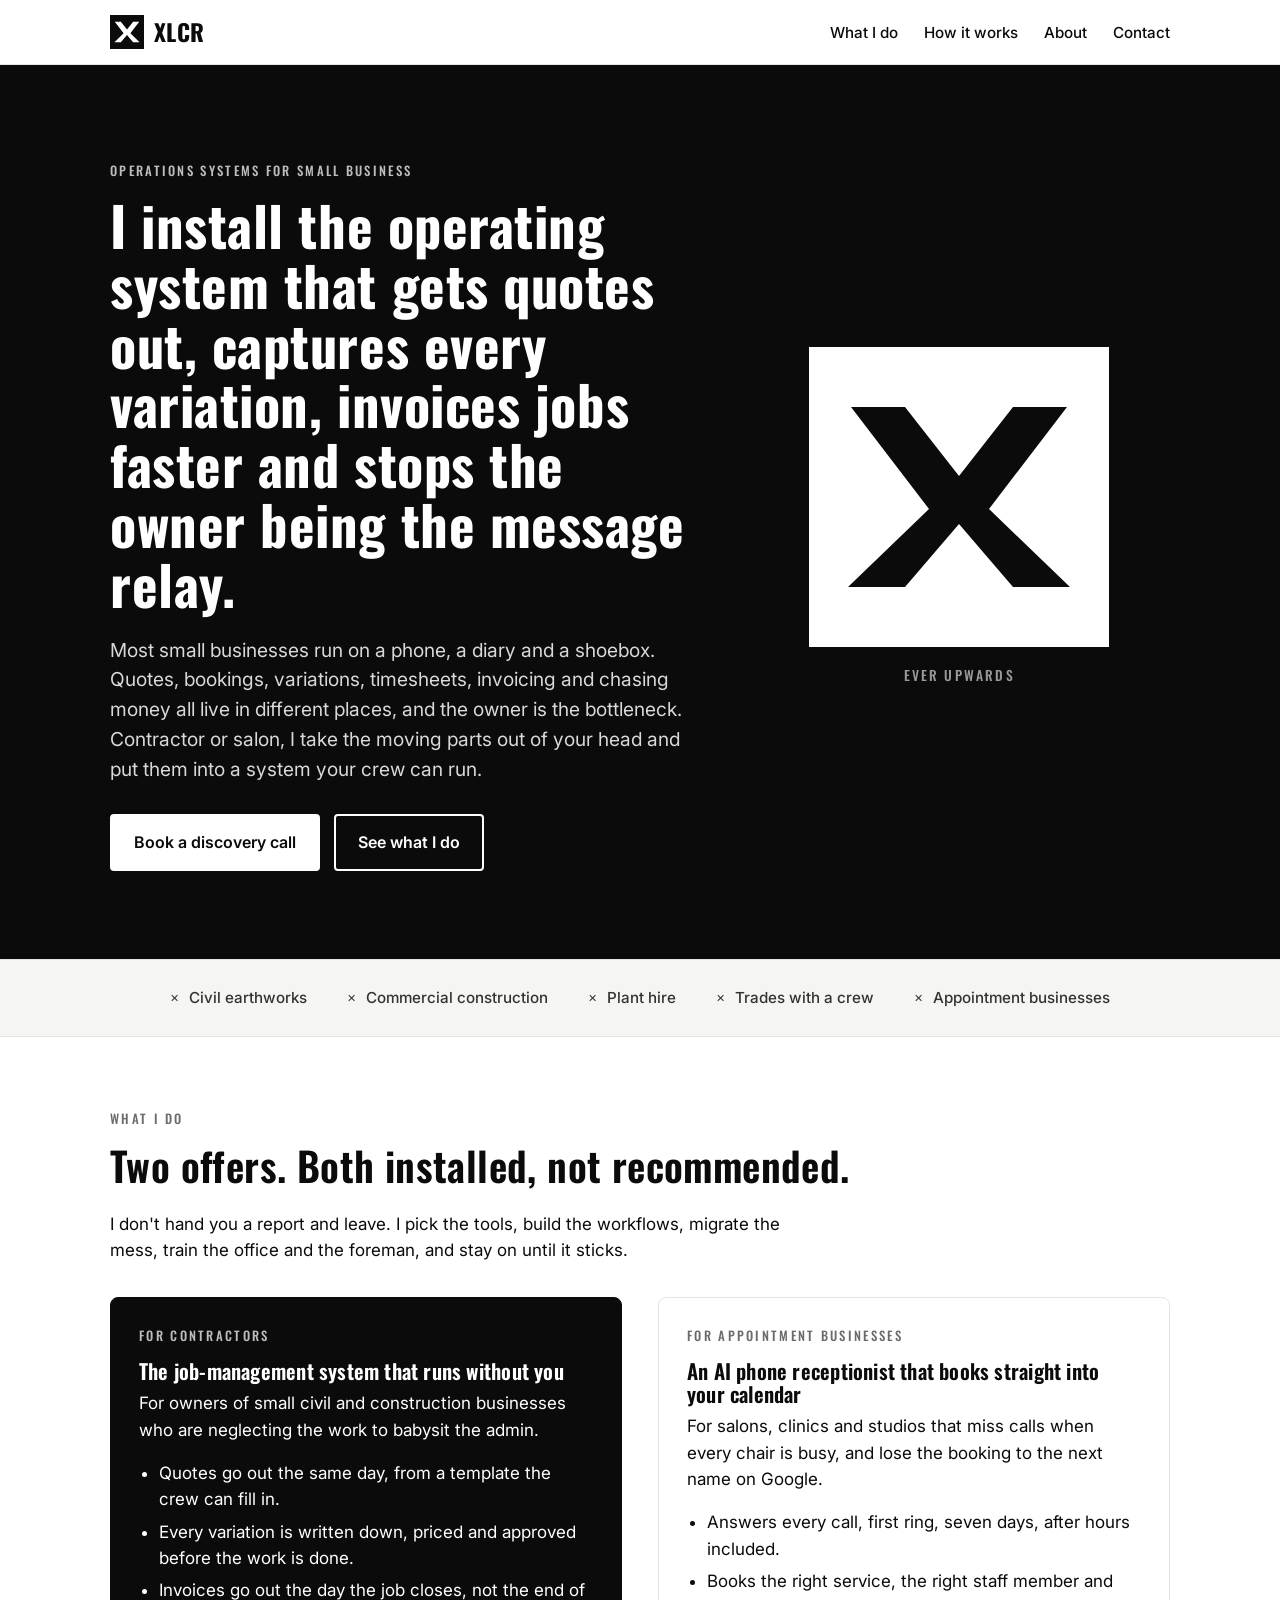
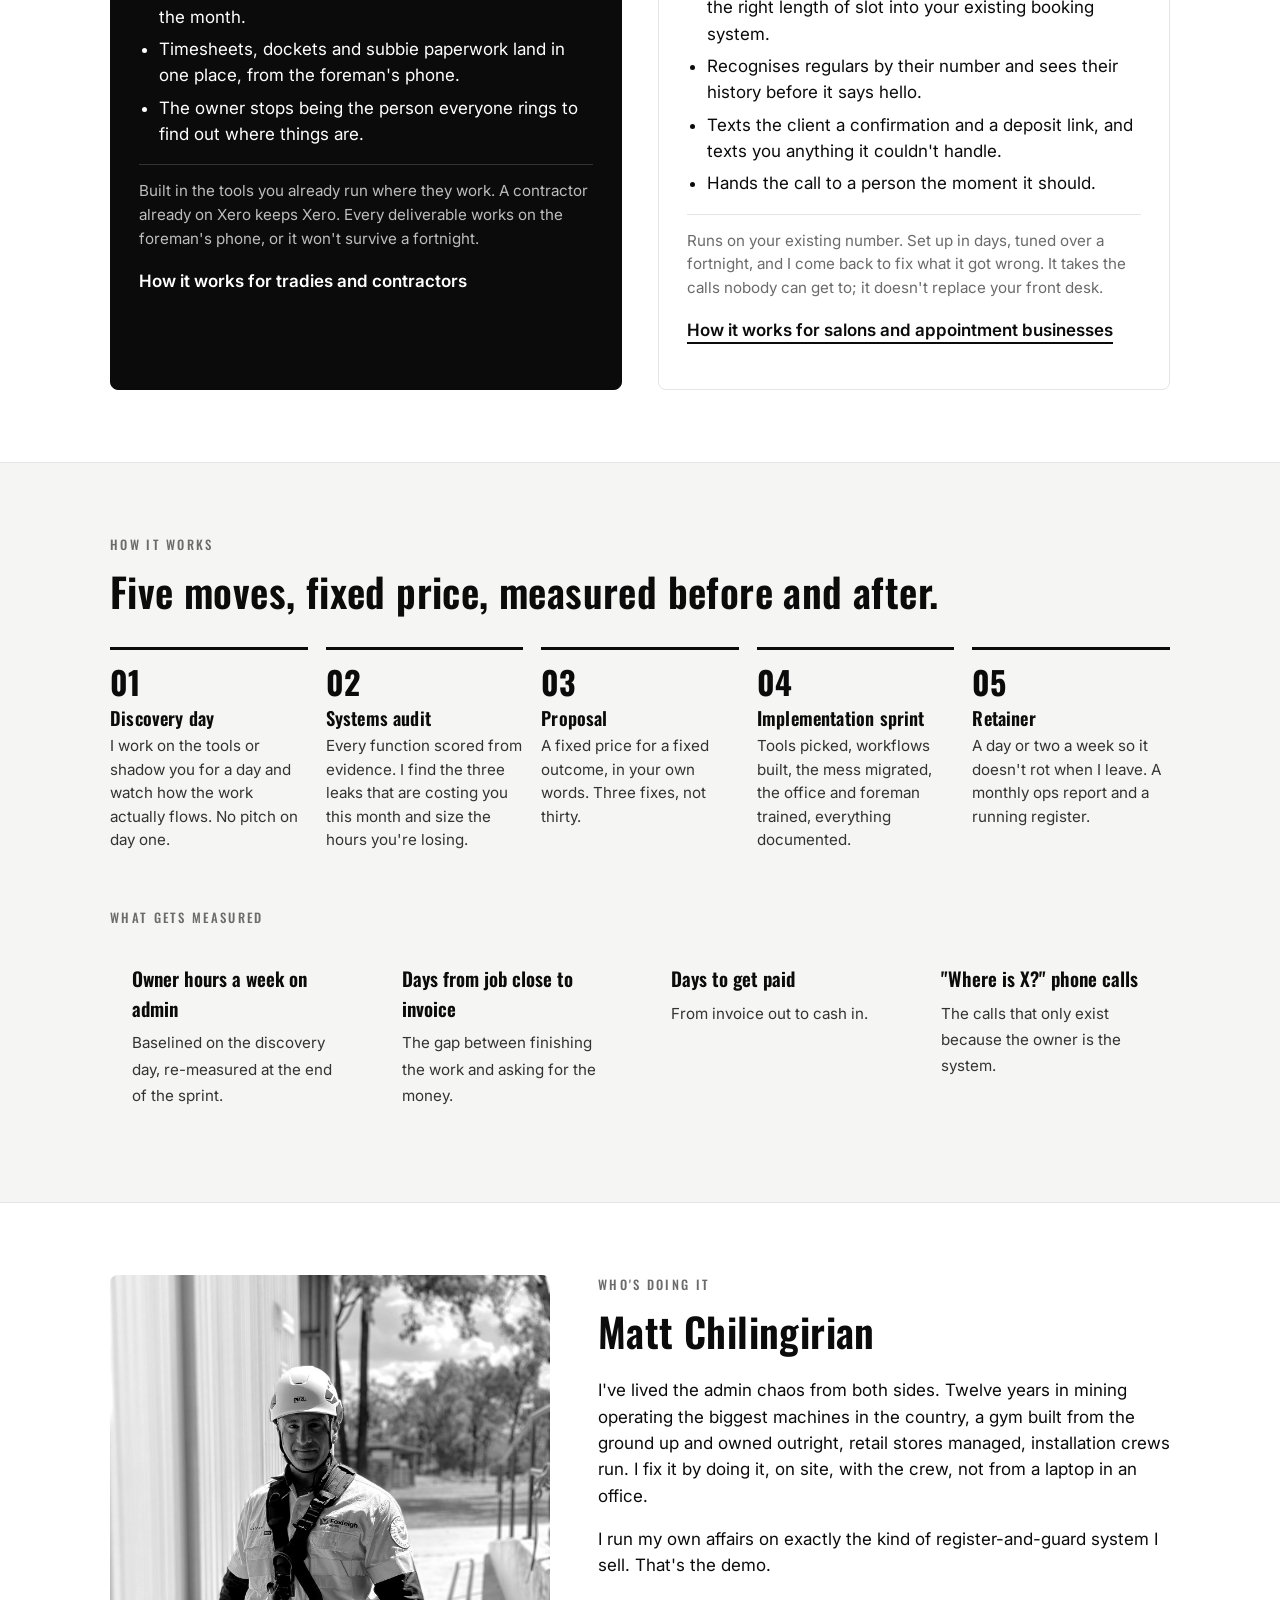
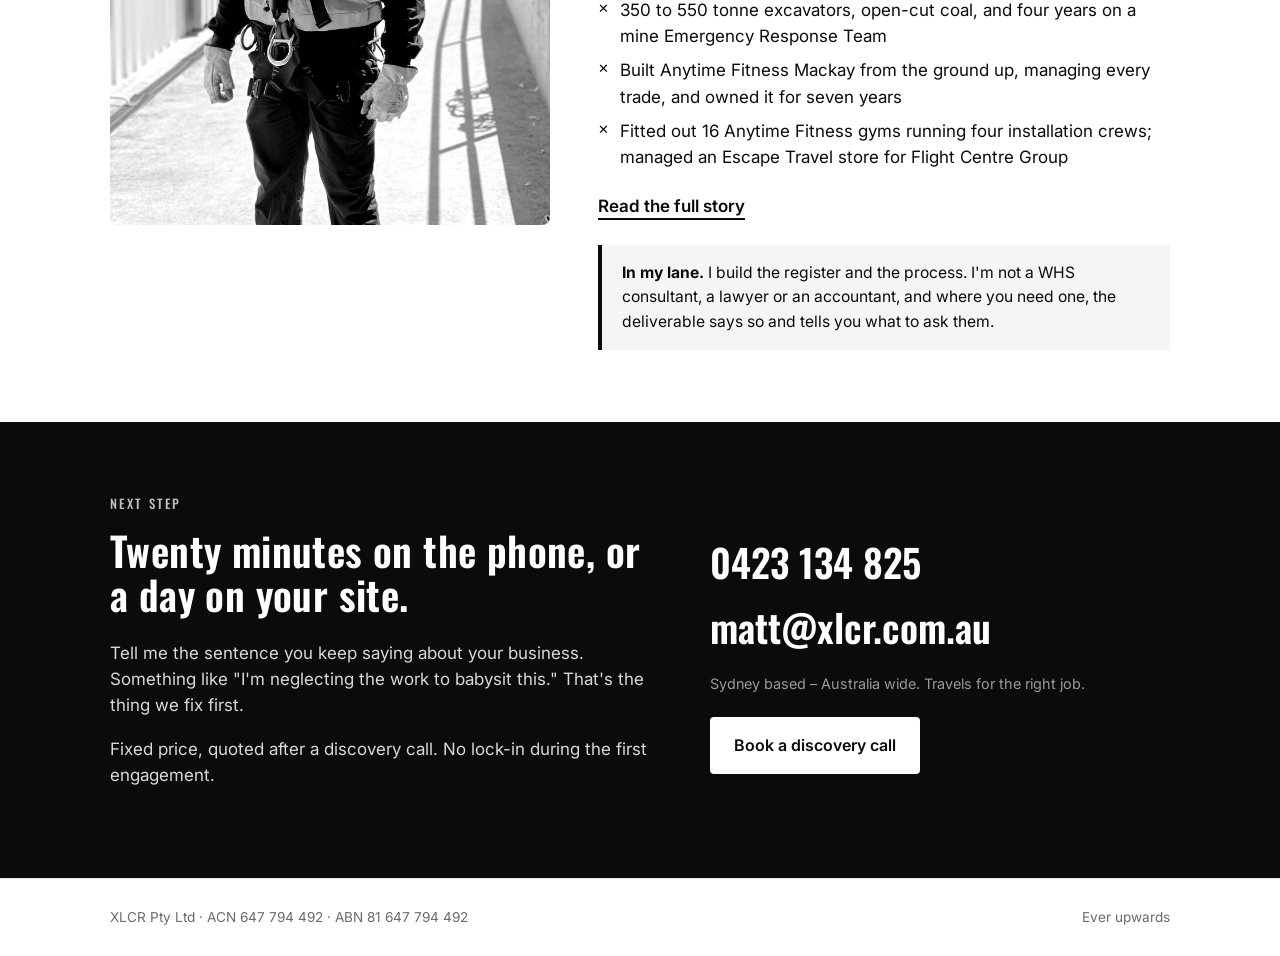
<file: index.html>
<!doctype html>
<html lang="en-AU">
<head>
<meta charset="utf-8">
<meta name="viewport" content="width=device-width, initial-scale=1">
<meta name="format-detection" content="telephone=no">
<title>XLCR — Operations systems for small business</title>
<meta name="description" content="XLCR installs the operating system that gets quotes out, books every call, captures every variation, invoices faster and stops the owner being the message relay. For contractors, salons and any small business where the owner is the bottleneck. Built on site, with the crew, by Matt Chilingirian.">
<meta property="og:title" content="XLCR — Ever upwards">
<meta property="og:description" content="Operations systems for small civil and construction contractors, and an AI phone receptionist for appointment businesses. Installed on site by Matt Chilingirian.">
<meta property="og:type" content="website">
<meta property="og:url" content="https://xlcr.com.au/">
<meta property="og:site_name" content="XLCR">
<meta property="og:locale" content="en_AU">
<meta property="og:image" content="https://xlcr.com.au/assets/xlcr-og-1200x630.jpg">
<meta property="og:image:width" content="1200">
<meta property="og:image:height" content="630">
<meta property="og:image:alt" content="XLCR — Ever upwards">
<meta name="twitter:card" content="summary_large_image">
<link rel="canonical" href="https://xlcr.com.au/">
<link rel="icon" href="assets/favicon.svg" type="image/svg+xml">
<script type="application/ld+json">
{
  "@context": "https://schema.org",
  "@graph": [
    {
      "@type": "ProfessionalService",
      "@id": "https://xlcr.com.au/#business",
      "name": "XLCR",
      "legalName": "XLCR Pty Ltd",
      "slogan": "Ever upwards",
      "description": "Operations systems for small business: an AI phone receptionist that books calls straight into your calendar, and job-management systems for contractors that get quotes out, capture variations and invoice faster. Installed on site, Australia-wide.",
      "url": "https://xlcr.com.au/",
      "logo": "https://xlcr.com.au/assets/xlcr-mark.png",
      "image": "https://xlcr.com.au/assets/xlcr-og-1200x630.jpg",
      "telephone": "+61423134825",
      "email": "matt@xlcr.com.au",
      "areaServed": {"@type": "Country", "name": "Australia"},
      "identifier": [
        {"@type": "PropertyValue", "propertyID": "ABN", "value": "81 647 794 492"},
        {"@type": "PropertyValue", "propertyID": "ACN", "value": "647 794 492"}
      ],
      "founder": {"@id": "https://xlcr.com.au/about.html#matt"},
      "sameAs": ["https://www.youtube.com/@XLCR-Ever-Upwards", "https://www.instagram.com/xlcraus/"],
      "hasOfferCatalog": {
        "@type": "OfferCatalog",
        "name": "XLCR services",
        "itemListElement": [
          {"@type": "Offer", "itemOffered": {"@type": "Service", "name": "AI phone receptionist", "serviceType": "AI receptionist for small business", "description": "Answers every call, books straight into your calendar, texts confirmations and hands off to a person when it should."}},
          {"@type": "Offer", "itemOffered": {"@type": "Service", "name": "Job-management system for contractors", "serviceType": "Small business operations systems", "description": "Gets quotes out, captures every variation, invoices jobs faster and stops the owner being the message relay."}}
        ]
      }
    },
    {
      "@type": "WebSite",
      "@id": "https://xlcr.com.au/#website",
      "url": "https://xlcr.com.au/",
      "name": "XLCR",
      "publisher": {"@id": "https://xlcr.com.au/#business"},
      "inLanguage": "en-AU"
    }
  ]
}
</script>
<link rel="preconnect" href="https://fonts.googleapis.com">
<link rel="preconnect" href="https://fonts.gstatic.com" crossorigin>
<link href="https://fonts.googleapis.com/css2?family=Oswald:wght@500;600;700&family=Inter:wght@400;500;600&display=swap" rel="stylesheet">
<link rel="stylesheet" href="assets/site.css">
</head>
<body>

<header>
  <div class="wrap nav">
    <a class="brand" href="#top" aria-label="XLCR home">
      <svg class="mark" viewBox="0 0 100 100" aria-hidden="true"><rect width="100" height="100" fill="#0b0b0b"/><path d="M14 20h18l18 23 18-23h18L60 54l27 26H68L50 59 32 80H13l27-26z" fill="#fff"/></svg>
      <span class="wordmark">XLCR</span>
    </a>
    <nav>
      <button class="menu-btn" aria-expanded="false" aria-controls="menu" onclick="var m=document.getElementById('menu');var o=m.classList.toggle('open');this.setAttribute('aria-expanded',o)">Menu</button>
      <ul id="menu">
        <li><a href="#services">What I do</a></li>
        <li><a href="#how">How it works</a></li>
        <li><a href="about.html">About</a></li>
        <li><a href="#contact">Contact</a></li>
      </ul>
    </nav>
  </div>
</header>

<main id="top">

<section class="hero dark">
  <div class="wrap">
    <div>
      <div class="kicker">Operations systems for small business</div>
      <h1>I install the operating system that gets quotes out, captures every variation, invoices jobs faster and stops the owner being the message relay.</h1>
      <p class="lead">Most small businesses run on a phone, a diary and a shoebox. Quotes, bookings, variations, timesheets, invoicing and chasing money all live in different places, and the owner is the bottleneck. Contractor or salon, I take the moving parts out of your head and put them into a system your crew can run.</p>
      <div class="actions">
        <a class="btn solid" href="#contact">Book a discovery call</a>
        <a class="btn ghost" href="#services">See what I do</a>
      </div>
    </div>
    <div>
      <svg class="bigmark" viewBox="0 0 100 100" aria-hidden="true"><rect width="100" height="100" fill="#fff"/><path d="M14 20h18l18 23 18-23h18L60 54l27 26H68L50 59 32 80H13l27-26z" fill="#0b0b0b"/></svg>
      <div class="tagline">Ever upwards</div>
    </div>
  </div>
</section>

<div class="strip">
  <div class="wrap">
    <span>Civil earthworks</span>
    <span>Commercial construction</span>
    <span>Plant hire</span>
    <span>Trades with a crew</span>
    <span>Appointment businesses</span>
  </div>
</div>

<section id="services">
  <div class="wrap">
    <div class="kicker">What I do</div>
    <h2>Two offers. Both installed, not recommended.</h2>
    <p style="max-width:44rem">I don't hand you a report and leave. I pick the tools, build the workflows, migrate the mess, train the office and the foreman, and stay on until it sticks.</p>
    <div class="grid2" style="margin-top:34px">
      <div class="card dark">
        <div class="kicker">For contractors</div>
        <h3>The job-management system that runs without you</h3>
        <p>For owners of small civil and construction businesses who are neglecting the work to babysit the admin.</p>
        <ul>
          <li>Quotes go out the same day, from a template the crew can fill in.</li>
          <li>Every variation is written down, priced and approved before the work is done.</li>
          <li>Invoices go out the day the job closes, not the end of the month.</li>
          <li>Timesheets, dockets and subbie paperwork land in one place, from the foreman's phone.</li>
          <li>The owner stops being the person everyone rings to find out where things are.</li>
        </ul>
        <div class="out">Built in the tools you already run where they work. A contractor already on Xero keeps Xero. Every deliverable works on the foreman's phone, or it won't survive a fortnight.</div>
        <p style="margin-top:18px"><a class="more" href="for-tradies-and-contractors.html">How it works for tradies and contractors</a></p>
      </div>
      <div class="card">
        <div class="kicker">For appointment businesses</div>
        <h3>An AI phone receptionist that books straight into your calendar</h3>
        <p>For salons, clinics and studios that miss calls when every chair is busy, and lose the booking to the next name on Google.</p>
        <ul>
          <li>Answers every call, first ring, seven days, after hours included.</li>
          <li>Books the right service, the right staff member and the right length of slot into your existing booking system.</li>
          <li>Recognises regulars by their number and sees their history before it says hello.</li>
          <li>Texts the client a confirmation and a deposit link, and texts you anything it couldn't handle.</li>
          <li>Hands the call to a person the moment it should.</li>
        </ul>
        <div class="out">Runs on your existing number. Set up in days, tuned over a fortnight, and I come back to fix what it got wrong. It takes the calls nobody can get to; it doesn't replace your front desk.</div>
        <p style="margin-top:18px"><a class="more" href="ai-receptionist-for-salons.html">How it works for salons and appointment businesses</a></p>
      </div>
    </div>
  </div>
</section>

<section id="how" style="background:var(--panel);border-top:1px solid var(--line);border-bottom:1px solid var(--line)">
  <div class="wrap">
    <div class="kicker">How it works</div>
    <h2>Five moves, fixed price, measured before and after.</h2>
    <div class="steps" style="margin-top:34px">
      <div class="step">
        <h3>Discovery day</h3>
        <p>I work on the tools or shadow you for a day and watch how the work actually flows. No pitch on day one.</p>
      </div>
      <div class="step">
        <h3>Systems audit</h3>
        <p>Every function scored from evidence. I find the three leaks that are costing you this month and size the hours you're losing.</p>
      </div>
      <div class="step">
        <h3>Proposal</h3>
        <p>A fixed price for a fixed outcome, in your own words. Three fixes, not thirty.</p>
      </div>
      <div class="step">
        <h3>Implementation sprint</h3>
        <p>Tools picked, workflows built, the mess migrated, the office and foreman trained, everything documented.</p>
      </div>
      <div class="step">
        <h3>Retainer</h3>
        <p>A day or two a week so it doesn't rot when I leave. A monthly ops report and a running register.</p>
      </div>
    </div>

    <div class="kicker" style="margin-top:56px">What gets measured</div>
    <div class="measures">
      <div class="measure"><b>Owner hours a week on admin</b><span>Baselined on the discovery day, re-measured at the end of the sprint.</span></div>
      <div class="measure"><b>Days from job close to invoice</b><span>The gap between finishing the work and asking for the money.</span></div>
      <div class="measure"><b>Days to get paid</b><span>From invoice out to cash in.</span></div>
      <div class="measure"><b>"Where is X?" phone calls</b><span>The calls that only exist because the owner is the system.</span></div>
    </div>
  </div>
</section>

<section id="about" class="about">
  <div class="wrap">
    <div>
      <div class="photo">
        <img src="assets/matt-on-site.jpg" alt="Matt Chilingirian in rescue harness and hi-vis during mine emergency response training" width="768" height="960" loading="lazy">
      </div>
    </div>
    <div>
      <div class="kicker">Who's doing it</div>
      <h2>Matt Chilingirian</h2>
      <p>I've lived the admin chaos from both sides. Twelve years in mining operating the biggest machines in the country, a gym built from the ground up and owned outright, retail stores managed, installation crews run. I fix it by doing it, on site, with the crew, not from a laptop in an office.</p>
      <p>I run my own affairs on exactly the kind of register-and-guard system I sell. That's the demo.</p>
      <ul class="teaser-cred">
        <li>350 to 550 tonne excavators, open-cut coal, and four years on a mine Emergency Response Team</li>
        <li>Built Anytime Fitness Mackay from the ground up, managing every trade, and owned it for seven years</li>
        <li>Fitted out 16 Anytime Fitness gyms running four installation crews; managed an Escape Travel store for Flight Centre Group</li>
      </ul>
      <p><a class="more" href="about.html">Read the full story</a></p>
      <div class="lane"><b>In my lane.</b> I build the register and the process. I'm not a WHS consultant, a lawyer or an accountant, and where you need one, the deliverable says so and tells you what to ask them.</div>
    </div>
  </div>
</section>

<section id="contact" class="contact dark">
  <div class="wrap">
    <div>
      <div class="kicker">Next step</div>
      <h2>Twenty minutes on the phone, or a day on your site.</h2>
      <p>Tell me the sentence you keep saying about your business. Something like "I'm neglecting the work to babysit this." That's the thing we fix first.</p>
      <p>Fixed price, quoted after a discovery call. No lock-in during the first engagement.</p>
    </div>
    <div>
      <a class="big" href="tel:+61423134825">0423 134 825</a>
      <a class="big" href="mailto:matt@xlcr.com.au">matt@xlcr.com.au</a>
      <small>Sydney based – Australia wide. Travels for the right job.</small>
      <div style="margin-top:22px"><a class="btn solid" href="mailto:matt@xlcr.com.au?subject=Discovery%20call">Book a discovery call</a></div>
    </div>
  </div>
</section>

</main>

<footer>
  <div class="wrap">
    <span>XLCR Pty Ltd · ACN 647 794 492 · ABN 81 647 794 492</span>
    <span>Ever upwards</span>
  </div>
</footer>

<!-- Cloudflare Web Analytics (cookie-free; added 21 Oct 2026, Matt's account matt@xlcr.com.au) --><script type='module' src='https://static.cloudflareinsights.com/beacon.min.js' data-cf-beacon='{"token": "c279cf3e0b1a4515a20728b3603a31f1"}'></script><!-- End Cloudflare Web Analytics -->
</body>
</html>
</file>
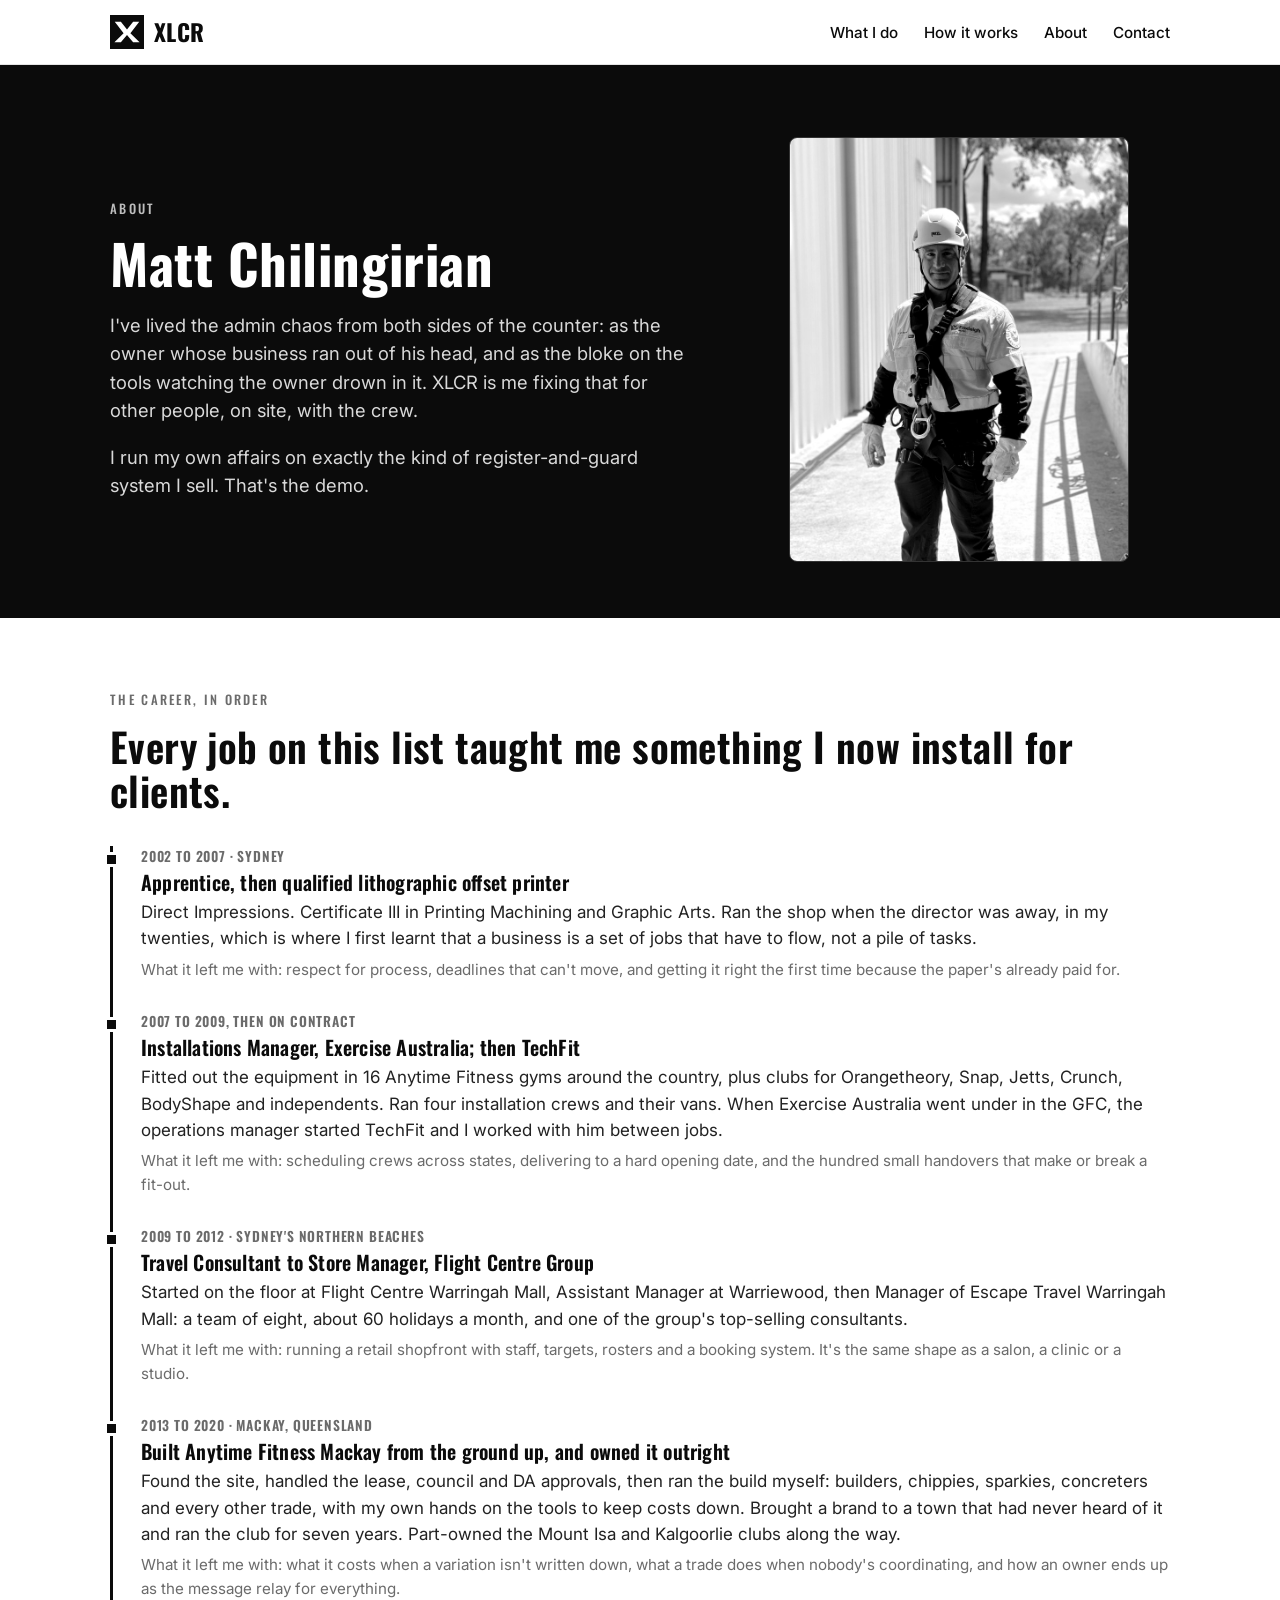
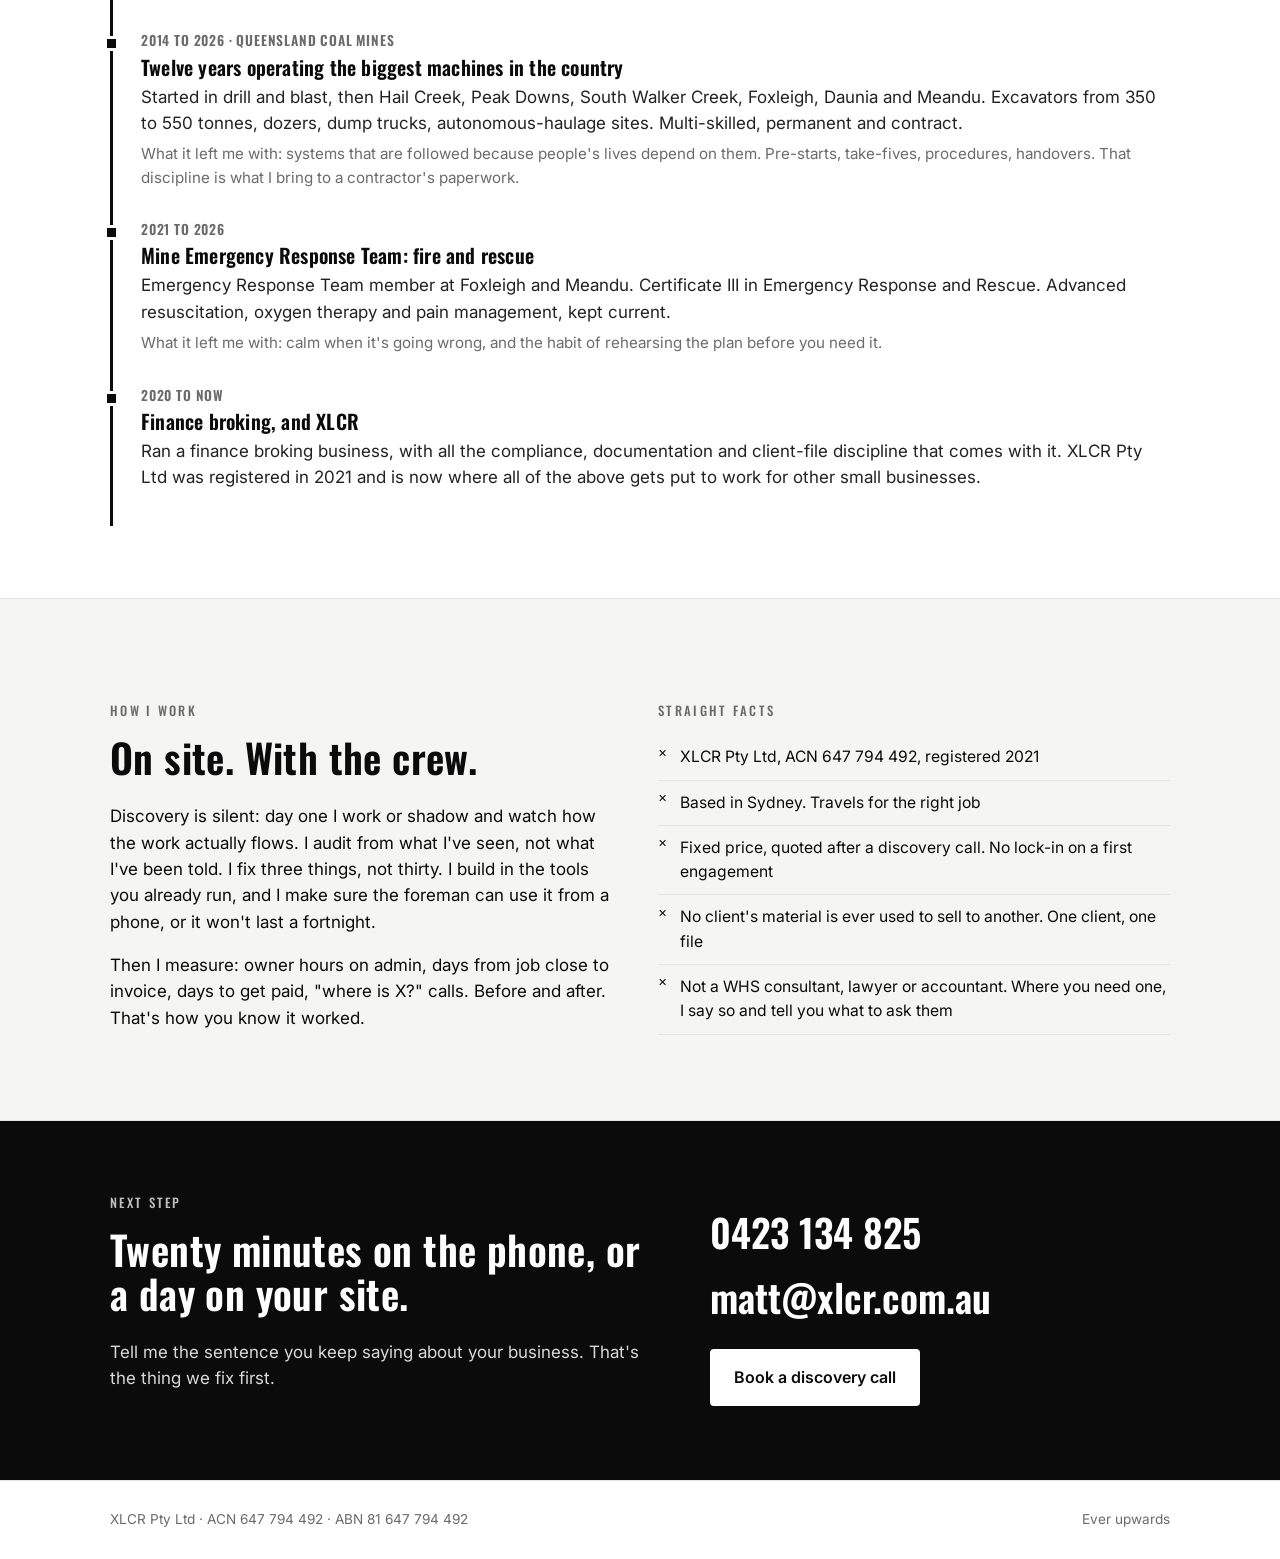
<file: about.html>
<!doctype html>
<html lang="en-AU">
<head>
<meta charset="utf-8">
<meta name="viewport" content="width=device-width, initial-scale=1">
<meta name="format-detection" content="telephone=no">
<title>About Matt Chilingirian — XLCR</title>
<meta name="description" content="Matt Chilingirian: twelve years in open-cut mining and mine emergency response, a gym built from the ground up, retail stores managed, four installation crews run, a trade served. The person behind XLCR.">
<meta property="og:title" content="About Matt Chilingirian — XLCR">
<meta property="og:description" content="The career behind XLCR, in order: trade, installations, retail management, a gym built from nothing, mining and emergency response.">
<meta property="og:type" content="profile">
<meta property="og:url" content="https://xlcr.com.au/about.html">
<meta property="og:site_name" content="XLCR">
<meta property="og:locale" content="en_AU">
<meta property="og:image" content="https://xlcr.com.au/assets/xlcr-og-1200x630.jpg">
<meta property="og:image:width" content="1200">
<meta property="og:image:height" content="630">
<meta property="og:image:alt" content="XLCR — Ever upwards">
<meta name="twitter:card" content="summary_large_image">
<link rel="canonical" href="https://xlcr.com.au/about.html">
<link rel="icon" href="assets/favicon.svg" type="image/svg+xml">
<script type="application/ld+json">
{
  "@context": "https://schema.org",
  "@type": "ProfilePage",
  "url": "https://xlcr.com.au/about.html",
  "mainEntity": {
    "@type": "Person",
    "@id": "https://xlcr.com.au/about.html#matt",
    "name": "Matt Chilingirian",
    "jobTitle": "Founder and operations consultant",
    "worksFor": {"@type": "Organization", "@id": "https://xlcr.com.au/#business", "name": "XLCR Pty Ltd", "url": "https://xlcr.com.au/"},
    "url": "https://xlcr.com.au/about.html",
    "image": "https://xlcr.com.au/assets/matt-on-site.jpg",
    "email": "matt@xlcr.com.au",
    "telephone": "+61423134825",
    "nationality": {"@type": "Country", "name": "Australia"}
  }
}
</script>
<link rel="preconnect" href="https://fonts.googleapis.com">
<link rel="preconnect" href="https://fonts.gstatic.com" crossorigin>
<link href="https://fonts.googleapis.com/css2?family=Oswald:wght@500;600;700&family=Inter:wght@400;500;600&display=swap" rel="stylesheet">
<link rel="stylesheet" href="assets/site.css">
</head>
<body>

<header>
  <div class="wrap nav">
    <a class="brand" href="index.html" aria-label="XLCR home">
      <svg class="mark" viewBox="0 0 100 100" aria-hidden="true"><rect width="100" height="100" fill="#0b0b0b"/><path d="M14 20h18l18 23 18-23h18L60 54l27 26H68L50 59 32 80H13l27-26z" fill="#fff"/></svg>
      <span class="wordmark">XLCR</span>
    </a>
    <nav>
      <button class="menu-btn" aria-expanded="false" aria-controls="menu" onclick="var m=document.getElementById('menu');var o=m.classList.toggle('open');this.setAttribute('aria-expanded',o)">Menu</button>
      <ul id="menu">
        <li><a href="index.html#services">What I do</a></li>
        <li><a href="index.html#how">How it works</a></li>
        <li><a href="about.html">About</a></li>
        <li><a href="index.html#contact">Contact</a></li>
      </ul>
    </nav>
  </div>
</header>

<main>

<section class="page-head dark">
  <div class="wrap">
    <div>
      <div class="kicker">About</div>
      <h1>Matt Chilingirian</h1>
      <p class="lead">I've lived the admin chaos from both sides of the counter: as the owner whose business ran out of his head, and as the bloke on the tools watching the owner drown in it. XLCR is me fixing that for other people, on site, with the crew.</p>
      <p class="lead">I run my own affairs on exactly the kind of register-and-guard system I sell. That's the demo.</p>
    </div>
    <div>
      <div class="photo">
        <img src="assets/matt-on-site.jpg" alt="Matt Chilingirian in rescue harness and hi-vis during mine emergency response training" width="768" height="960">
      </div>
    </div>
  </div>
</section>

<section>
  <div class="wrap">
    <div class="kicker">The career, in order</div>
    <h2>Every job on this list taught me something I now install for clients.</h2>

    <ol class="timeline">
      <li>
        <div class="when">2002 to 2007 · Sydney</div>
        <h3>Apprentice, then qualified lithographic offset printer</h3>
        <p>Direct Impressions. Certificate III in Printing Machining and Graphic Arts. Ran the shop when the director was away, in my twenties, which is where I first learnt that a business is a set of jobs that have to flow, not a pile of tasks.</p>
        <p class="so">What it left me with: respect for process, deadlines that can't move, and getting it right the first time because the paper's already paid for.</p>
      </li>
      <li>
        <div class="when">2007 to 2009, then on contract</div>
        <h3>Installations Manager, Exercise Australia; then TechFit</h3>
        <p>Fitted out the equipment in 16 Anytime Fitness gyms around the country, plus clubs for Orangetheory, Snap, Jetts, Crunch, BodyShape and independents. Ran four installation crews and their vans. When Exercise Australia went under in the GFC, the operations manager started TechFit and I worked with him between jobs.</p>
        <p class="so">What it left me with: scheduling crews across states, delivering to a hard opening date, and the hundred small handovers that make or break a fit-out.</p>
      </li>
      <li>
        <div class="when">2009 to 2012 · Sydney's Northern Beaches</div>
        <h3>Travel Consultant to Store Manager, Flight Centre Group</h3>
        <p>Started on the floor at Flight Centre Warringah Mall, Assistant Manager at Warriewood, then Manager of Escape Travel Warringah Mall: a team of eight, about 60 holidays a month, and one of the group's top-selling consultants.</p>
        <p class="so">What it left me with: running a retail shopfront with staff, targets, rosters and a booking system. It's the same shape as a salon, a clinic or a studio.</p>
      </li>
      <li>
        <div class="when">2013 to 2020 · Mackay, Queensland</div>
        <h3>Built Anytime Fitness Mackay from the ground up, and owned it outright</h3>
        <p>Found the site, handled the lease, council and DA approvals, then ran the build myself: builders, chippies, sparkies, concreters and every other trade, with my own hands on the tools to keep costs down. Brought a brand to a town that had never heard of it and ran the club for seven years. Part-owned the Mount Isa and Kalgoorlie clubs along the way.</p>
        <p class="so">What it left me with: what it costs when a variation isn't written down, what a trade does when nobody's coordinating, and how an owner ends up as the message relay for everything.</p>
      </li>
      <li>
        <div class="when">2014 to 2026 · Queensland coal mines</div>
        <h3>Twelve years operating the biggest machines in the country</h3>
        <p>Started in drill and blast, then Hail Creek, Peak Downs, South Walker Creek, Foxleigh, Daunia and Meandu. Excavators from 350 to 550 tonnes, dozers, dump trucks, autonomous-haulage sites. Multi-skilled, permanent and contract.</p>
        <p class="so">What it left me with: systems that are followed because people's lives depend on them. Pre-starts, take-fives, procedures, handovers. That discipline is what I bring to a contractor's paperwork.</p>
      </li>
      <li>
        <div class="when">2021 to 2026</div>
        <h3>Mine Emergency Response Team: fire and rescue</h3>
        <p>Emergency Response Team member at Foxleigh and Meandu. Certificate III in Emergency Response and Rescue. Advanced resuscitation, oxygen therapy and pain management, kept current.</p>
        <p class="so">What it left me with: calm when it's going wrong, and the habit of rehearsing the plan before you need it.</p>
      </li>
      <li>
        <div class="when">2020 to now</div>
        <h3>Finance broking, and XLCR</h3>
        <p>Ran a finance broking business, with all the compliance, documentation and client-file discipline that comes with it. XLCR Pty Ltd was registered in 2021 and is now where all of the above gets put to work for other small businesses.</p>
      </li>
    </ol>
  </div>
</section>

<section style="background:var(--panel);border-top:1px solid var(--line);border-bottom:1px solid var(--line)">
  <div class="wrap">
    <div class="two">
      <div>
        <div class="kicker">How I work</div>
        <h2>On site. With the crew.</h2>
        <p>Discovery is silent: day one I work or shadow and watch how the work actually flows. I audit from what I've seen, not what I've been told. I fix three things, not thirty. I build in the tools you already run, and I make sure the foreman can use it from a phone, or it won't last a fortnight.</p>
        <p>Then I measure: owner hours on admin, days from job close to invoice, days to get paid, "where is X?" calls. Before and after. That's how you know it worked.</p>
      </div>
      <div>
        <div class="kicker">Straight facts</div>
        <ul class="facts">
          <li>XLCR Pty Ltd, ACN 647 794 492, registered 2021</li>
          <li>Based in Sydney. Travels for the right job</li>
          <li>Fixed price, quoted after a discovery call. No lock-in on a first engagement</li>
          <li>No client's material is ever used to sell to another. One client, one file</li>
          <li>Not a WHS consultant, lawyer or accountant. Where you need one, I say so and tell you what to ask them</li>
        </ul>
      </div>
    </div>
  </div>
</section>

<section class="contact dark">
  <div class="wrap">
    <div>
      <div class="kicker">Next step</div>
      <h2>Twenty minutes on the phone, or a day on your site.</h2>
      <p>Tell me the sentence you keep saying about your business. That's the thing we fix first.</p>
    </div>
    <div>
      <a class="big" href="tel:+61423134825">0423 134 825</a>
      <a class="big" href="mailto:matt@xlcr.com.au">matt@xlcr.com.au</a>
      <div style="margin-top:22px"><a class="btn solid" href="mailto:matt@xlcr.com.au?subject=Discovery%20call">Book a discovery call</a></div>
    </div>
  </div>
</section>

</main>

<footer>
  <div class="wrap">
    <span>XLCR Pty Ltd · ACN 647 794 492 · ABN 81 647 794 492</span>
    <span>Ever upwards</span>
  </div>
</footer>

<!-- Cloudflare Web Analytics (cookie-free; added 21 Oct 2026, Matt's account matt@xlcr.com.au) --><script type='module' src='https://static.cloudflareinsights.com/beacon.min.js' data-cf-beacon='{"token": "c279cf3e0b1a4515a20728b3603a31f1"}'></script><!-- End Cloudflare Web Analytics -->
</body>
</html>
</file>
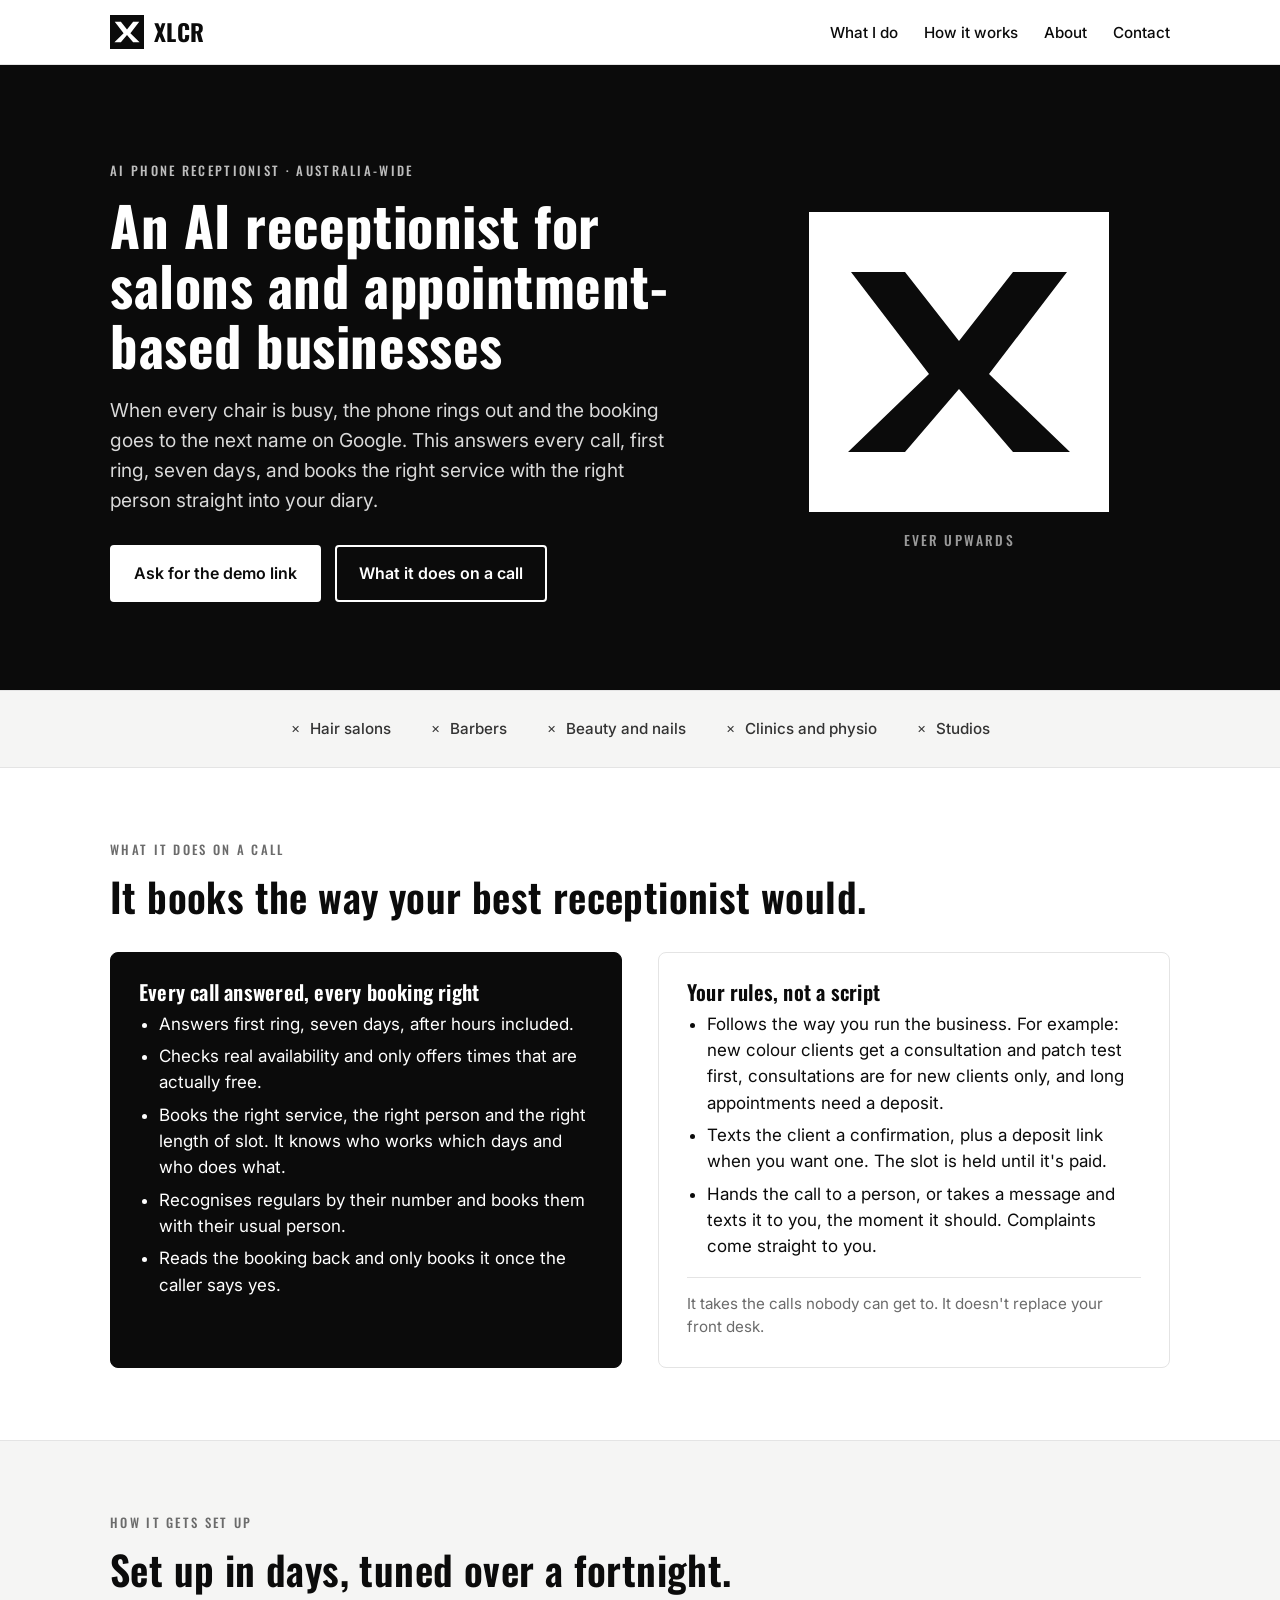
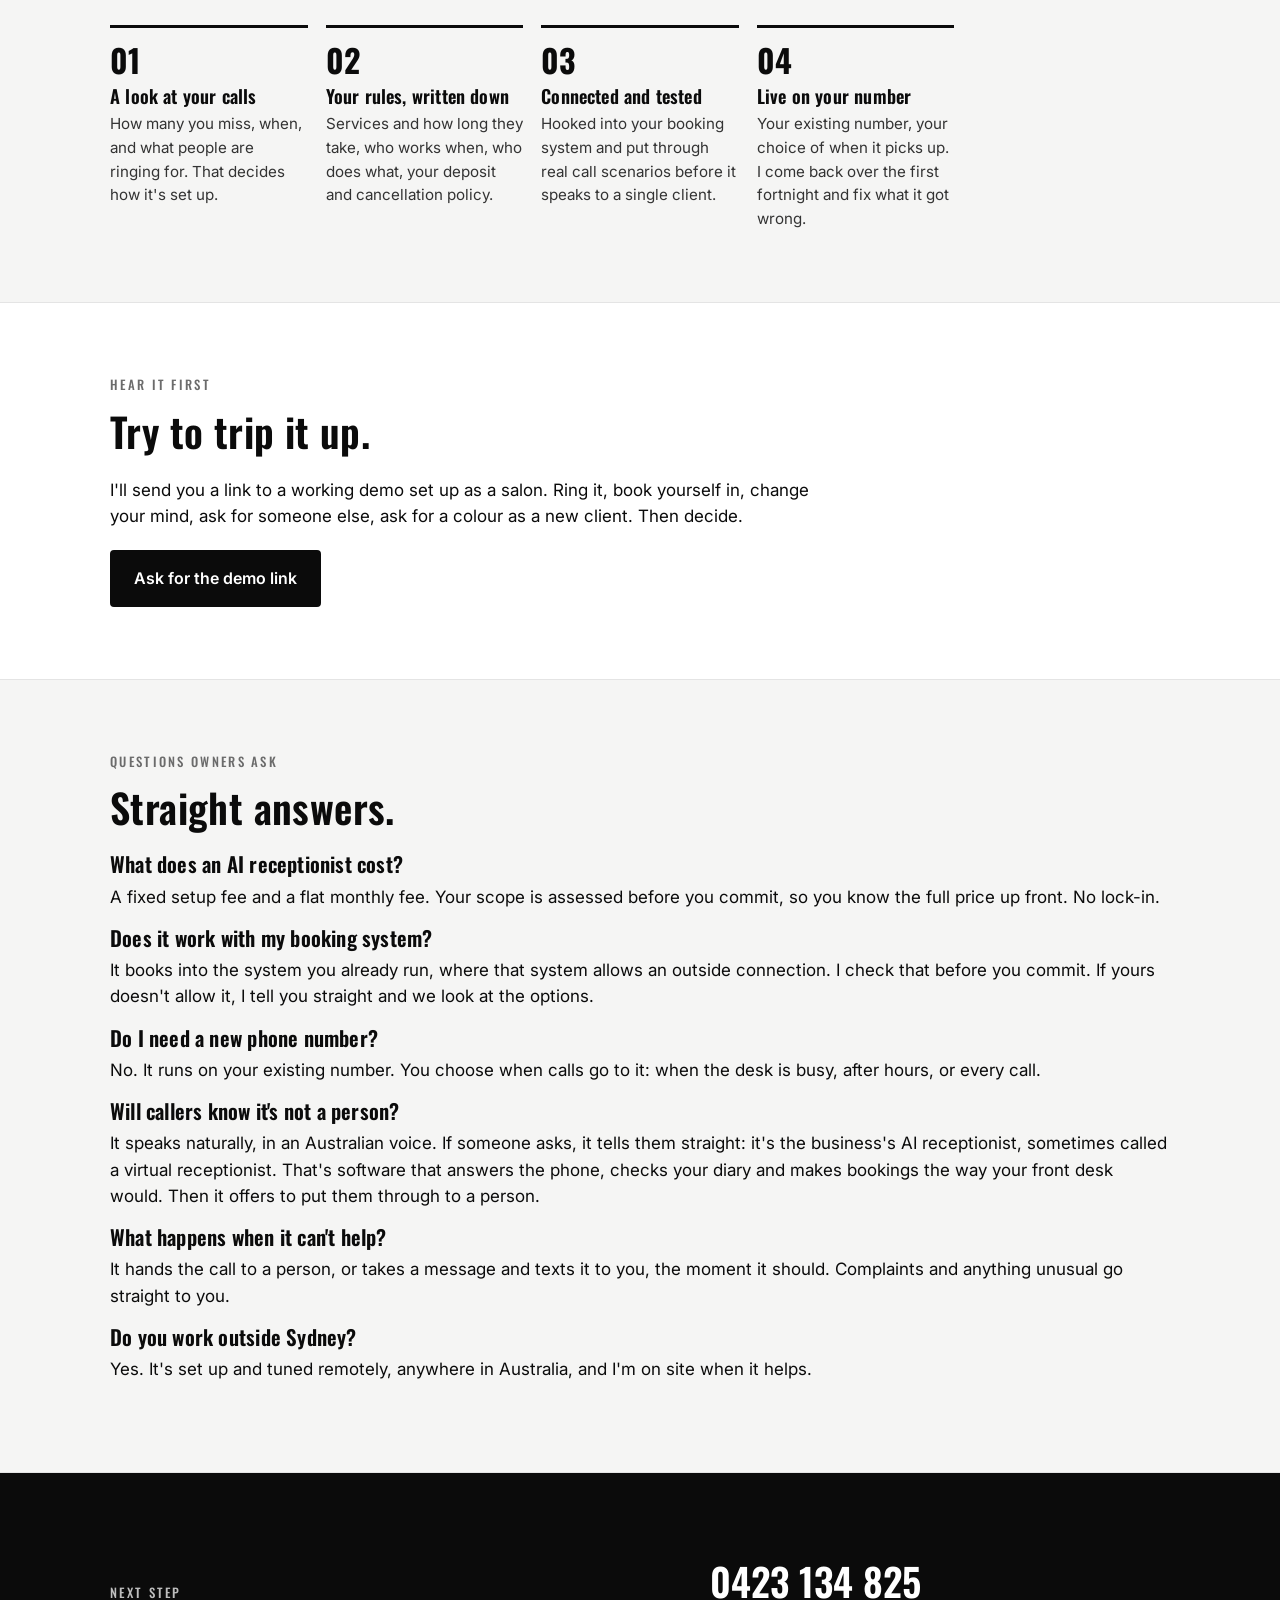
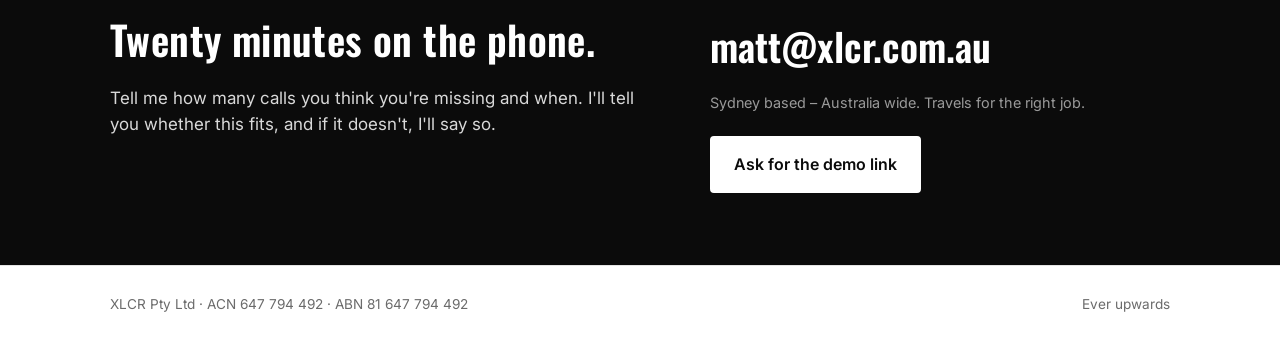
<file: ai-receptionist-for-salons.html>
<!doctype html>
<html lang="en-AU">
<head>
<meta charset="utf-8">
<meta name="viewport" content="width=device-width, initial-scale=1">
<meta name="format-detection" content="telephone=no">
<title>AI Receptionist for Salons &amp; Appointment Businesses | XLCR</title>
<meta name="description" content="An AI phone receptionist for hair salons, barbers, beauty and clinics across Australia. Answers every call, books the right service with the right person, and texts the confirmation.">
<meta property="og:title" content="AI receptionist for salons and appointment-based businesses">
<meta property="og:description" content="Answers every call, first ring, seven days. Books the right service with the right person straight into your diary. Australia-wide.">
<meta property="og:type" content="website">
<meta property="og:url" content="https://xlcr.com.au/ai-receptionist-for-salons.html">
<meta property="og:site_name" content="XLCR">
<meta property="og:locale" content="en_AU">
<meta property="og:image" content="https://xlcr.com.au/assets/xlcr-og-1200x630.jpg">
<meta name="twitter:card" content="summary_large_image">
<link rel="canonical" href="https://xlcr.com.au/ai-receptionist-for-salons.html">
<link rel="icon" href="assets/favicon.svg" type="image/svg+xml">
<link rel="preconnect" href="https://fonts.googleapis.com">
<link rel="preconnect" href="https://fonts.gstatic.com" crossorigin>
<link href="https://fonts.googleapis.com/css2?family=Oswald:wght@500;600;700&family=Inter:wght@400;500;600&display=swap" rel="stylesheet">
<link rel="stylesheet" href="assets/site.css">
<script type="application/ld+json">
{
  "@context": "https://schema.org",
  "@graph": [
    {
      "@type": "Service",
      "@id": "https://xlcr.com.au/ai-receptionist-for-salons.html#service",
      "name": "AI receptionist for salons and appointment-based businesses",
      "serviceType": "AI phone receptionist",
      "provider": {"@id": "https://xlcr.com.au/#business"},
      "areaServed": {"@type": "Country", "name": "Australia"},
      "audience": {"@type": "BusinessAudience", "audienceType": "Hair salons, barbers, beauty and nail salons, clinics, physios and other appointment-based businesses"},
      "description": "Answers every call, checks real availability, books the right service with the right person into your diary, texts confirmations and deposit links, and hands off to a person when it should."
    },
    {
      "@type": "FAQPage",
      "mainEntity": [
        {"@type": "Question", "name": "What does an AI receptionist cost?", "acceptedAnswer": {"@type": "Answer", "text": "A fixed setup fee and a flat monthly fee. Your scope is assessed before you commit, so you know the full price up front. No lock-in."}},
        {"@type": "Question", "name": "Does it work with my booking system?", "acceptedAnswer": {"@type": "Answer", "text": "It books into the system you already run, where that system allows an outside connection. I check that before you commit. If yours doesn't allow it, I tell you straight and we look at the options."}},
        {"@type": "Question", "name": "Do I need a new phone number?", "acceptedAnswer": {"@type": "Answer", "text": "No. It runs on your existing number. You choose when calls go to it: when the desk is busy, after hours, or every call."}},
        {"@type": "Question", "name": "Will callers know it's not a person?", "acceptedAnswer": {"@type": "Answer", "text": "It speaks naturally, in an Australian voice. If someone asks, it tells them straight: it's the business's AI receptionist, sometimes called a virtual receptionist. That's software that answers the phone, checks your diary and makes bookings the way your front desk would. Then it offers to put them through to a person."}},
        {"@type": "Question", "name": "What happens when it can't help?", "acceptedAnswer": {"@type": "Answer", "text": "It hands the call to a person, or takes a message and texts it to you, the moment it should. Complaints and anything unusual go straight to you."}},
        {"@type": "Question", "name": "Do you work outside Sydney?", "acceptedAnswer": {"@type": "Answer", "text": "Yes. It is set up and tuned remotely, anywhere in Australia, and I'm on site when it helps."}}
      ]
    }
  ]
}
</script>
</head>
<body>

<header>
  <div class="wrap nav">
    <a class="brand" href="index.html" aria-label="XLCR home">
      <svg class="mark" viewBox="0 0 100 100" aria-hidden="true"><rect width="100" height="100" fill="#0b0b0b"/><path d="M14 20h18l18 23 18-23h18L60 54l27 26H68L50 59 32 80H13l27-26z" fill="#fff"/></svg>
      <span class="wordmark">XLCR</span>
    </a>
    <nav>
      <button class="menu-btn" aria-expanded="false" aria-controls="menu" onclick="var m=document.getElementById('menu');var o=m.classList.toggle('open');this.setAttribute('aria-expanded',o)">Menu</button>
      <ul id="menu">
        <li><a href="index.html#services">What I do</a></li>
        <li><a href="#how">How it works</a></li>
        <li><a href="about.html">About</a></li>
        <li><a href="#contact">Contact</a></li>
      </ul>
    </nav>
  </div>
</header>

<main id="top">

<section class="hero dark">
  <div class="wrap">
    <div>
      <div class="kicker">AI phone receptionist · Australia-wide</div>
      <h1>An AI receptionist for salons and appointment-based businesses</h1>
      <p class="lead">When every chair is busy, the phone rings out and the booking goes to the next name on Google. This answers every call, first ring, seven days, and books the right service with the right person straight into your diary.</p>
      <div class="actions">
        <a class="btn solid" href="mailto:matt@xlcr.com.au?subject=AI%20receptionist%20demo">Ask for the demo link</a>
        <a class="btn ghost" href="#what">What it does on a call</a>
      </div>
    </div>
    <div>
      <svg class="bigmark" viewBox="0 0 100 100" aria-hidden="true"><rect width="100" height="100" fill="#fff"/><path d="M14 20h18l18 23 18-23h18L60 54l27 26H68L50 59 32 80H13l27-26z" fill="#0b0b0b"/></svg>
      <div class="tagline">Ever upwards</div>
    </div>
  </div>
</section>

<div class="strip">
  <div class="wrap">
    <span>Hair salons</span>
    <span>Barbers</span>
    <span>Beauty and nails</span>
    <span>Clinics and physio</span>
    <span>Studios</span>
  </div>
</div>

<section id="what">
  <div class="wrap">
    <div class="kicker">What it does on a call</div>
    <h2>It books the way your best receptionist would.</h2>
    <div class="grid2" style="margin-top:34px">
      <div class="card dark">
        <h3>Every call answered, every booking right</h3>
        <ul>
          <li>Answers first ring, seven days, after hours included.</li>
          <li>Checks real availability and only offers times that are actually free.</li>
          <li>Books the right service, the right person and the right length of slot. It knows who works which days and who does what.</li>
          <li>Recognises regulars by their number and books them with their usual person.</li>
          <li>Reads the booking back and only books it once the caller says yes.</li>
        </ul>
      </div>
      <div class="card">
        <h3>Your rules, not a script</h3>
        <ul>
          <li>Follows the way you run the business. For example: new colour clients get a consultation and patch test first, consultations are for new clients only, and long appointments need a deposit.</li>
          <li>Texts the client a confirmation, plus a deposit link when you want one. The slot is held until it's paid.</li>
          <li>Hands the call to a person, or takes a message and texts it to you, the moment it should. Complaints come straight to you.</li>
        </ul>
        <div class="out">It takes the calls nobody can get to. It doesn't replace your front desk.</div>
      </div>
    </div>
  </div>
</section>

<section id="how" style="background:var(--panel);border-top:1px solid var(--line);border-bottom:1px solid var(--line)">
  <div class="wrap">
    <div class="kicker">How it gets set up</div>
    <h2>Set up in days, tuned over a fortnight.</h2>
    <div class="steps" style="margin-top:34px">
      <div class="step">
        <h3>A look at your calls</h3>
        <p>How many you miss, when, and what people are ringing for. That decides how it's set up.</p>
      </div>
      <div class="step">
        <h3>Your rules, written down</h3>
        <p>Services and how long they take, who works when, who does what, your deposit and cancellation policy.</p>
      </div>
      <div class="step">
        <h3>Connected and tested</h3>
        <p>Hooked into your booking system and put through real call scenarios before it speaks to a single client.</p>
      </div>
      <div class="step">
        <h3>Live on your number</h3>
        <p>Your existing number, your choice of when it picks up. I come back over the first fortnight and fix what it got wrong.</p>
      </div>
    </div>
  </div>
</section>

<section id="demo">
  <div class="wrap">
    <div class="kicker">Hear it first</div>
    <h2>Try to trip it up.</h2>
    <p style="max-width:44rem">I'll send you a link to a working demo set up as a salon. Ring it, book yourself in, change your mind, ask for someone else, ask for a colour as a new client. Then decide.</p>
    <div class="actions" style="margin-top:20px"><a class="btn solid" href="mailto:matt@xlcr.com.au?subject=AI%20receptionist%20demo">Ask for the demo link</a></div>
  </div>
</section>

<section class="faq" style="background:var(--panel);border-top:1px solid var(--line);border-bottom:1px solid var(--line)">
  <div class="wrap">
    <div class="kicker">Questions owners ask</div>
    <h2>Straight answers.</h2>

    <h3>What does an AI receptionist cost?</h3>
    <p>A fixed setup fee and a flat monthly fee. Your scope is assessed before you commit, so you know the full price up front. No lock-in.</p>

    <h3>Does it work with my booking system?</h3>
    <p>It books into the system you already run, where that system allows an outside connection. I check that before you commit. If yours doesn't allow it, I tell you straight and we look at the options.</p>

    <h3>Do I need a new phone number?</h3>
    <p>No. It runs on your existing number. You choose when calls go to it: when the desk is busy, after hours, or every call.</p>


    <h3>Will callers know it's not a person?</h3>
    <p>It speaks naturally, in an Australian voice. If someone asks, it tells them straight: it's the business's AI receptionist, sometimes called a virtual receptionist. That's software that answers the phone, checks your diary and makes bookings the way your front desk would. Then it offers to put them through to a person.</p>

    <h3>What happens when it can't help?</h3>
    <p>It hands the call to a person, or takes a message and texts it to you, the moment it should. Complaints and anything unusual go straight to you.</p>

    <h3>Do you work outside Sydney?</h3>
    <p>Yes. It's set up and tuned remotely, anywhere in Australia, and I'm on site when it helps.</p>
  </div>
</section>

<section id="contact" class="contact dark">
  <div class="wrap">
    <div>
      <div class="kicker">Next step</div>
      <h2>Twenty minutes on the phone.</h2>
      <p>Tell me how many calls you think you're missing and when. I'll tell you whether this fits, and if it doesn't, I'll say so.</p>
    </div>
    <div>
      <a class="big" href="tel:+61423134825">0423 134 825</a>
      <a class="big" href="mailto:matt@xlcr.com.au">matt@xlcr.com.au</a>
      <small>Sydney based – Australia wide. Travels for the right job.</small>
      <div style="margin-top:22px"><a class="btn solid" href="mailto:matt@xlcr.com.au?subject=AI%20receptionist%20demo">Ask for the demo link</a></div>
    </div>
  </div>
</section>

</main>

<footer>
  <div class="wrap">
    <span>XLCR Pty Ltd · ACN 647 794 492 · ABN 81 647 794 492</span>
    <span>Ever upwards</span>
  </div>
</footer>

<!-- Cloudflare Web Analytics (cookie-free; added 21 Oct 2026, Matt's account matt@xlcr.com.au) --><script type='module' src='https://static.cloudflareinsights.com/beacon.min.js' data-cf-beacon='{"token": "c279cf3e0b1a4515a20728b3603a31f1"}'></script><!-- End Cloudflare Web Analytics -->
</body>
</html>
</file>
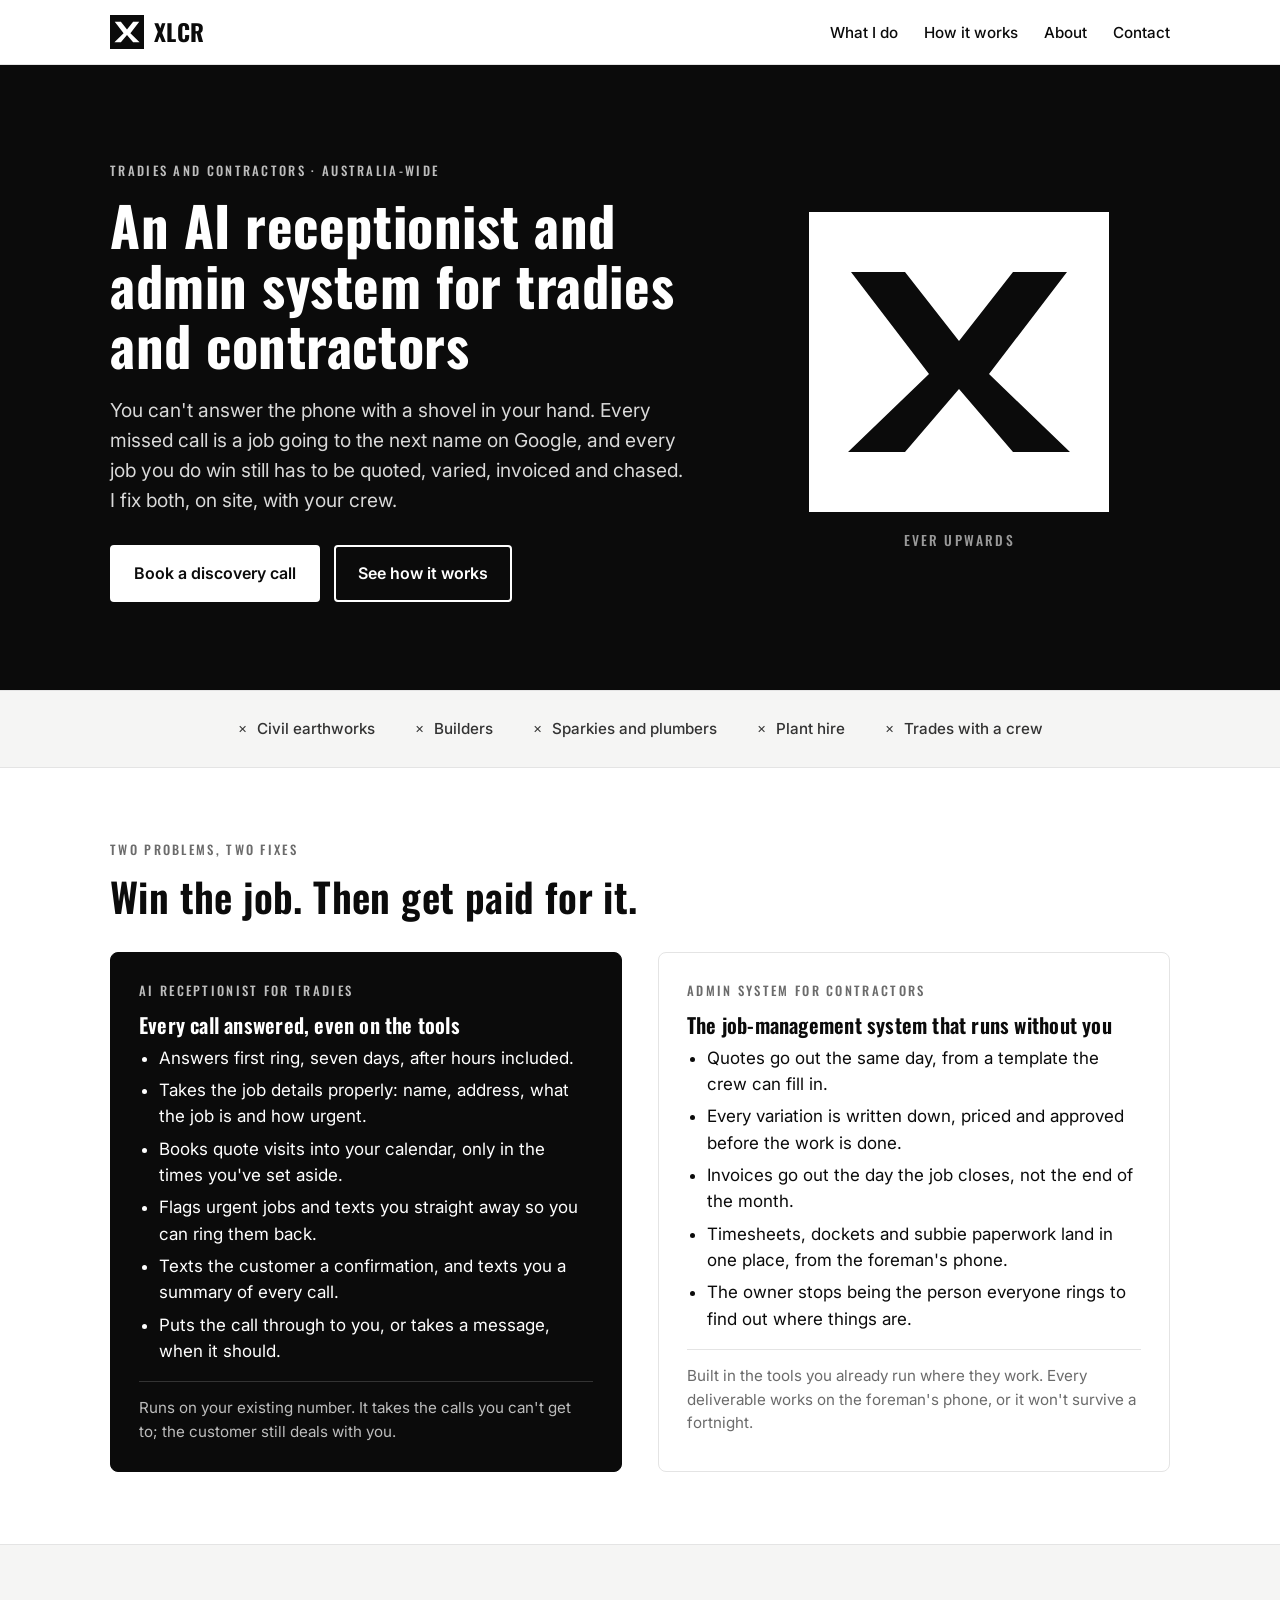
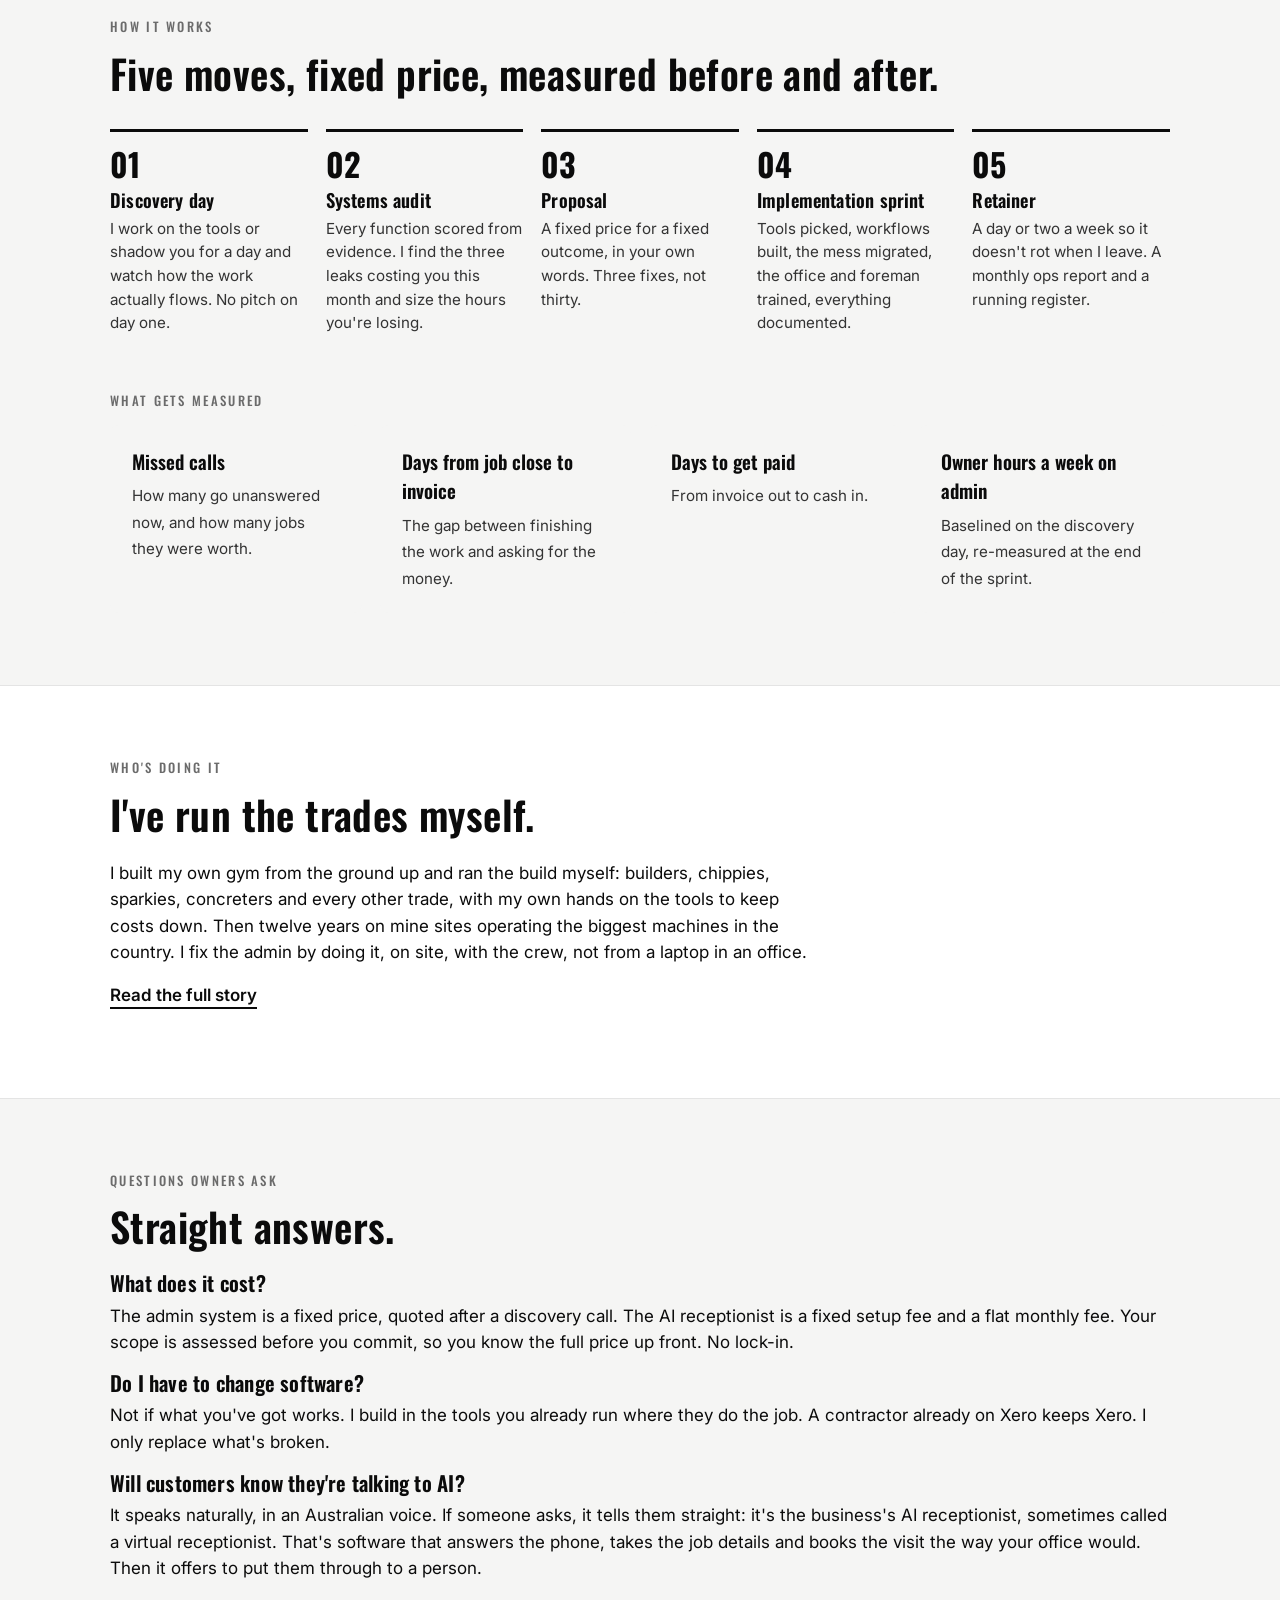
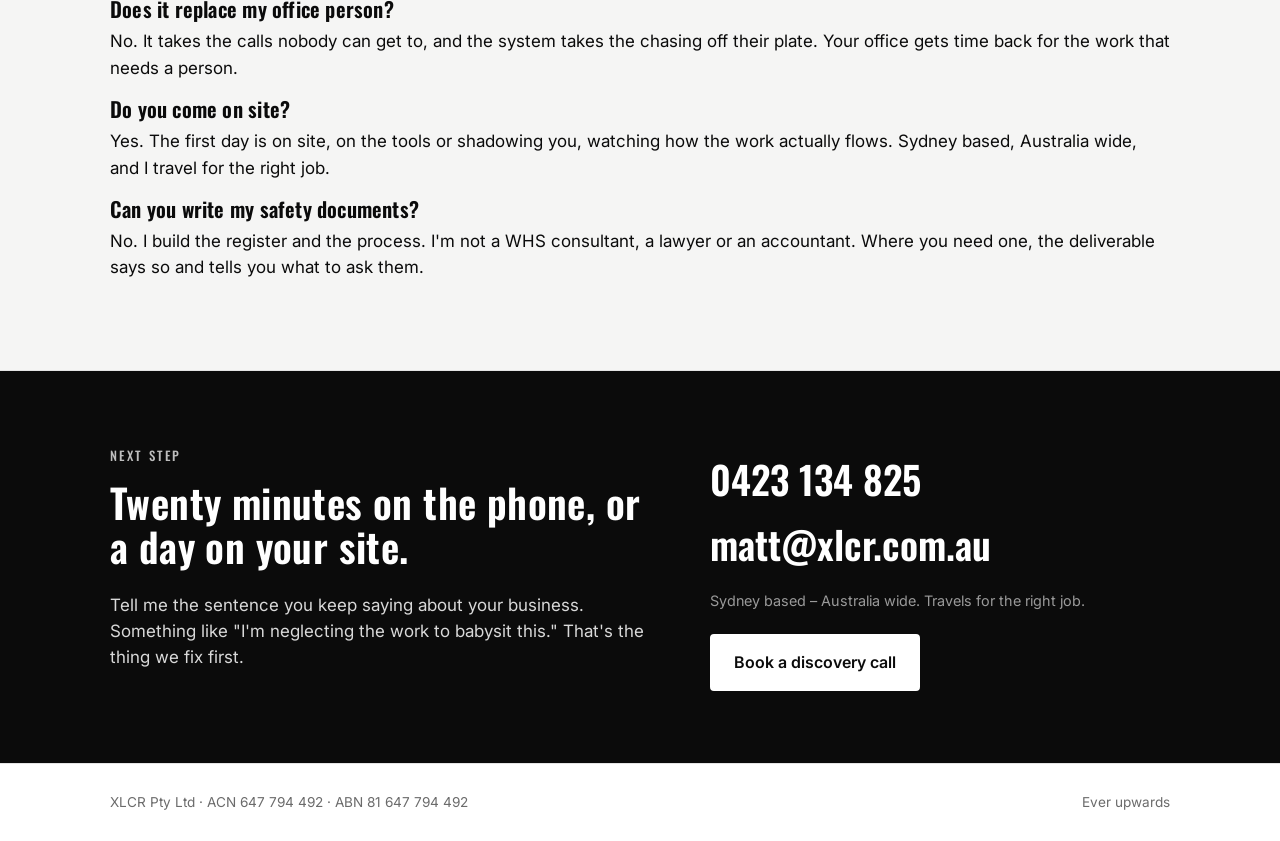
<file: for-tradies-and-contractors.html>
<!doctype html>
<html lang="en-AU">
<head>
<meta charset="utf-8">
<meta name="viewport" content="width=device-width, initial-scale=1">
<meta name="format-detection" content="telephone=no">
<title>AI Receptionist &amp; Admin Systems for Tradies and Contractors | XLCR</title>
<meta name="description" content="An AI receptionist that answers while you're on the tools, and an admin system that gets quotes out, captures variations and invoices faster. For tradies and contractors across Australia.">
<meta property="og:title" content="AI receptionist and admin systems for tradies and contractors">
<meta property="og:description" content="Every call answered while you're on the tools. Quotes out the same day, every variation written down, invoices out the day the job closes. Australia-wide.">
<meta property="og:type" content="website">
<meta property="og:url" content="https://xlcr.com.au/for-tradies-and-contractors.html">
<meta property="og:site_name" content="XLCR">
<meta property="og:locale" content="en_AU">
<meta property="og:image" content="https://xlcr.com.au/assets/xlcr-og-1200x630.jpg">
<meta name="twitter:card" content="summary_large_image">
<link rel="canonical" href="https://xlcr.com.au/for-tradies-and-contractors.html">
<link rel="icon" href="assets/favicon.svg" type="image/svg+xml">
<link rel="preconnect" href="https://fonts.googleapis.com">
<link rel="preconnect" href="https://fonts.gstatic.com" crossorigin>
<link href="https://fonts.googleapis.com/css2?family=Oswald:wght@500;600;700&family=Inter:wght@400;500;600&display=swap" rel="stylesheet">
<link rel="stylesheet" href="assets/site.css">
<script type="application/ld+json">
{
  "@context": "https://schema.org",
  "@graph": [
    {
      "@type": "Service",
      "@id": "https://xlcr.com.au/for-tradies-and-contractors.html#receptionist",
      "name": "AI receptionist for tradies and contractors",
      "serviceType": "AI phone receptionist",
      "provider": {"@id": "https://xlcr.com.au/#business"},
      "areaServed": {"@type": "Country", "name": "Australia"},
      "audience": {"@type": "BusinessAudience", "audienceType": "Tradies, builders, civil and construction contractors"},
      "description": "Answers every call while you're on the tools, takes the job details, books quote visits into your calendar, flags urgent jobs and texts you a summary."
    },
    {
      "@type": "Service",
      "@id": "https://xlcr.com.au/for-tradies-and-contractors.html#systems",
      "name": "Job-management and admin system for contractors",
      "serviceType": "Small business operations systems",
      "provider": {"@id": "https://xlcr.com.au/#business"},
      "areaServed": {"@type": "Country", "name": "Australia"},
      "description": "Gets quotes out the same day, captures every variation, invoices the day the job closes and stops the owner being the message relay. Installed on site, with the crew."
    },
    {
      "@type": "FAQPage",
      "mainEntity": [
        {"@type": "Question", "name": "What does it cost?", "acceptedAnswer": {"@type": "Answer", "text": "The admin system is a fixed price, quoted after a discovery call. The AI receptionist is a fixed setup fee and a flat monthly fee. Your scope is assessed before you commit, so you know the full price up front. No lock-in."}},
        {"@type": "Question", "name": "Do I have to change software?", "acceptedAnswer": {"@type": "Answer", "text": "Not if what you've got works. I build in the tools you already run where they do the job. A contractor already on Xero keeps Xero. I only replace what's broken."}},
        {"@type": "Question", "name": "Will customers know they're talking to AI?", "acceptedAnswer": {"@type": "Answer", "text": "It speaks naturally, in an Australian voice. If someone asks, it tells them straight: it's the business's AI receptionist, sometimes called a virtual receptionist. That's software that answers the phone, takes the job details and books the visit the way your office would. Then it offers to put them through to a person."}},
        {"@type": "Question", "name": "Does it replace my office person?", "acceptedAnswer": {"@type": "Answer", "text": "No. It takes the calls nobody can get to, and the system takes the chasing off their plate. Your office gets time back for the work that needs a person."}},
        {"@type": "Question", "name": "Do you come on site?", "acceptedAnswer": {"@type": "Answer", "text": "Yes. The first day is on site, on the tools or shadowing you, watching how the work actually flows. Sydney based, Australia wide, and I travel for the right job."}},
        {"@type": "Question", "name": "Can you write my safety documents?", "acceptedAnswer": {"@type": "Answer", "text": "No. I build the register and the process. I'm not a WHS consultant, a lawyer or an accountant. Where you need one, the deliverable says so and tells you what to ask them."}}
      ]
    }
  ]
}
</script>
</head>
<body>

<header>
  <div class="wrap nav">
    <a class="brand" href="index.html" aria-label="XLCR home">
      <svg class="mark" viewBox="0 0 100 100" aria-hidden="true"><rect width="100" height="100" fill="#0b0b0b"/><path d="M14 20h18l18 23 18-23h18L60 54l27 26H68L50 59 32 80H13l27-26z" fill="#fff"/></svg>
      <span class="wordmark">XLCR</span>
    </a>
    <nav>
      <button class="menu-btn" aria-expanded="false" aria-controls="menu" onclick="var m=document.getElementById('menu');var o=m.classList.toggle('open');this.setAttribute('aria-expanded',o)">Menu</button>
      <ul id="menu">
        <li><a href="index.html#services">What I do</a></li>
        <li><a href="#how">How it works</a></li>
        <li><a href="about.html">About</a></li>
        <li><a href="#contact">Contact</a></li>
      </ul>
    </nav>
  </div>
</header>

<main id="top">

<section class="hero dark">
  <div class="wrap">
    <div>
      <div class="kicker">Tradies and contractors · Australia-wide</div>
      <h1>An AI receptionist and admin system for tradies and contractors</h1>
      <p class="lead">You can't answer the phone with a shovel in your hand. Every missed call is a job going to the next name on Google, and every job you do win still has to be quoted, varied, invoiced and chased. I fix both, on site, with your crew.</p>
      <div class="actions">
        <a class="btn solid" href="mailto:matt@xlcr.com.au?subject=Discovery%20call">Book a discovery call</a>
        <a class="btn ghost" href="#calls">See how it works</a>
      </div>
    </div>
    <div>
      <svg class="bigmark" viewBox="0 0 100 100" aria-hidden="true"><rect width="100" height="100" fill="#fff"/><path d="M14 20h18l18 23 18-23h18L60 54l27 26H68L50 59 32 80H13l27-26z" fill="#0b0b0b"/></svg>
      <div class="tagline">Ever upwards</div>
    </div>
  </div>
</section>

<div class="strip">
  <div class="wrap">
    <span>Civil earthworks</span>
    <span>Builders</span>
    <span>Sparkies and plumbers</span>
    <span>Plant hire</span>
    <span>Trades with a crew</span>
  </div>
</div>

<section id="calls">
  <div class="wrap">
    <div class="kicker">Two problems, two fixes</div>
    <h2>Win the job. Then get paid for it.</h2>
    <div class="grid2" style="margin-top:34px">
      <div class="card dark">
        <div class="kicker">AI receptionist for tradies</div>
        <h3>Every call answered, even on the tools</h3>
        <ul>
          <li>Answers first ring, seven days, after hours included.</li>
          <li>Takes the job details properly: name, address, what the job is and how urgent.</li>
          <li>Books quote visits into your calendar, only in the times you've set aside.</li>
          <li>Flags urgent jobs and texts you straight away so you can ring them back.</li>
          <li>Texts the customer a confirmation, and texts you a summary of every call.</li>
          <li>Puts the call through to you, or takes a message, when it should.</li>
        </ul>
        <div class="out">Runs on your existing number. It takes the calls you can't get to; the customer still deals with you.</div>
      </div>
      <div class="card">
        <div class="kicker">Admin system for contractors</div>
        <h3>The job-management system that runs without you</h3>
        <ul>
          <li>Quotes go out the same day, from a template the crew can fill in.</li>
          <li>Every variation is written down, priced and approved before the work is done.</li>
          <li>Invoices go out the day the job closes, not the end of the month.</li>
          <li>Timesheets, dockets and subbie paperwork land in one place, from the foreman's phone.</li>
          <li>The owner stops being the person everyone rings to find out where things are.</li>
        </ul>
        <div class="out">Built in the tools you already run where they work. Every deliverable works on the foreman's phone, or it won't survive a fortnight.</div>
      </div>
    </div>
  </div>
</section>

<section id="how" style="background:var(--panel);border-top:1px solid var(--line);border-bottom:1px solid var(--line)">
  <div class="wrap">
    <div class="kicker">How it works</div>
    <h2>Five moves, fixed price, measured before and after.</h2>
    <div class="steps" style="margin-top:34px">
      <div class="step"><h3>Discovery day</h3><p>I work on the tools or shadow you for a day and watch how the work actually flows. No pitch on day one.</p></div>
      <div class="step"><h3>Systems audit</h3><p>Every function scored from evidence. I find the three leaks costing you this month and size the hours you're losing.</p></div>
      <div class="step"><h3>Proposal</h3><p>A fixed price for a fixed outcome, in your own words. Three fixes, not thirty.</p></div>
      <div class="step"><h3>Implementation sprint</h3><p>Tools picked, workflows built, the mess migrated, the office and foreman trained, everything documented.</p></div>
      <div class="step"><h3>Retainer</h3><p>A day or two a week so it doesn't rot when I leave. A monthly ops report and a running register.</p></div>
    </div>
    <div class="kicker" style="margin-top:56px">What gets measured</div>
    <div class="measures">
      <div class="measure"><b>Missed calls</b><span>How many go unanswered now, and how many jobs they were worth.</span></div>
      <div class="measure"><b>Days from job close to invoice</b><span>The gap between finishing the work and asking for the money.</span></div>
      <div class="measure"><b>Days to get paid</b><span>From invoice out to cash in.</span></div>
      <div class="measure"><b>Owner hours a week on admin</b><span>Baselined on the discovery day, re-measured at the end of the sprint.</span></div>
    </div>
  </div>
</section>

<section id="who">
  <div class="wrap">
    <div class="kicker">Who's doing it</div>
    <h2>I've run the trades myself.</h2>
    <p style="max-width:44rem">I built my own gym from the ground up and ran the build myself: builders, chippies, sparkies, concreters and every other trade, with my own hands on the tools to keep costs down. Then twelve years on mine sites operating the biggest machines in the country. I fix the admin by doing it, on site, with the crew, not from a laptop in an office.</p>
    <p><a class="more" href="about.html">Read the full story</a></p>
  </div>
</section>

<section class="faq" style="background:var(--panel);border-top:1px solid var(--line);border-bottom:1px solid var(--line)">
  <div class="wrap">
    <div class="kicker">Questions owners ask</div>
    <h2>Straight answers.</h2>

    <h3>What does it cost?</h3>
    <p>The admin system is a fixed price, quoted after a discovery call. The AI receptionist is a fixed setup fee and a flat monthly fee. Your scope is assessed before you commit, so you know the full price up front. No lock-in.</p>

    <h3>Do I have to change software?</h3>
    <p>Not if what you've got works. I build in the tools you already run where they do the job. A contractor already on Xero keeps Xero. I only replace what's broken.</p>

    <h3>Will customers know they're talking to AI?</h3>
    <p>It speaks naturally, in an Australian voice. If someone asks, it tells them straight: it's the business's AI receptionist, sometimes called a virtual receptionist. That's software that answers the phone, takes the job details and books the visit the way your office would. Then it offers to put them through to a person.</p>

    <h3>Does it replace my office person?</h3>
    <p>No. It takes the calls nobody can get to, and the system takes the chasing off their plate. Your office gets time back for the work that needs a person.</p>

    <h3>Do you come on site?</h3>
    <p>Yes. The first day is on site, on the tools or shadowing you, watching how the work actually flows. Sydney based, Australia wide, and I travel for the right job.</p>

    <h3>Can you write my safety documents?</h3>
    <p>No. I build the register and the process. I'm not a WHS consultant, a lawyer or an accountant. Where you need one, the deliverable says so and tells you what to ask them.</p>
  </div>
</section>

<section id="contact" class="contact dark">
  <div class="wrap">
    <div>
      <div class="kicker">Next step</div>
      <h2>Twenty minutes on the phone, or a day on your site.</h2>
      <p>Tell me the sentence you keep saying about your business. Something like "I'm neglecting the work to babysit this." That's the thing we fix first.</p>
    </div>
    <div>
      <a class="big" href="tel:+61423134825">0423 134 825</a>
      <a class="big" href="mailto:matt@xlcr.com.au">matt@xlcr.com.au</a>
      <small>Sydney based – Australia wide. Travels for the right job.</small>
      <div style="margin-top:22px"><a class="btn solid" href="mailto:matt@xlcr.com.au?subject=Discovery%20call">Book a discovery call</a></div>
    </div>
  </div>
</section>

</main>

<footer>
  <div class="wrap">
    <span>XLCR Pty Ltd · ACN 647 794 492 · ABN 81 647 794 492</span>
    <span>Ever upwards</span>
  </div>
</footer>

<!-- Cloudflare Web Analytics (cookie-free; added 21 Oct 2026, Matt's account matt@xlcr.com.au) --><script type='module' src='https://static.cloudflareinsights.com/beacon.min.js' data-cf-beacon='{"token": "c279cf3e0b1a4515a20728b3603a31f1"}'></script><!-- End Cloudflare Web Analytics -->
</body>
</html>
</file>
<file: assets/site.css>
:root {
    --ink: #0b0b0b;
    --paper: #ffffff;
    --grey: #6b6b6b;
    --line: #e4e4e4;
    --panel: #f5f5f4;
    --accent: #0b0b0b;
    --max: 1100px;
    --gutter: 20px;
  }
  * { box-sizing: border-box; }
  html { scroll-behavior: smooth; }
  body { margin: 0; font-family: Inter, -apple-system, "Helvetica Neue", Helvetica, Arial, sans-serif; color: var(--ink); background: var(--paper); line-height: 1.55; font-size: 17px; -webkit-font-smoothing: antialiased; }
  h1, h2, h3, .wordmark { font-family: Oswald, "Arial Narrow", Impact, sans-serif; font-weight: 600; letter-spacing: .01em; line-height: 1.1; margin: 0; text-transform: none; }
  h1 { font-size: clamp(2rem, 4.6vw, 3.4rem); font-weight: 700; }
  h2 { font-size: clamp(1.7rem, 3.4vw, 2.5rem); margin-bottom: .6em; }
  h3 { font-size: 1.3rem; margin-bottom: .35em; }
  p { margin: 0 0 1em; }
  a { color: inherit; }
  .wrap { max-width: var(--max); margin: 0 auto; padding: 0 var(--gutter); }
  section { padding: 72px 0; }
  .kicker { font-family: Oswald, sans-serif; font-weight: 500; text-transform: uppercase; letter-spacing: .18em; font-size: .8rem; color: var(--grey); margin-bottom: 14px; }
  .btn { display: inline-block; padding: 14px 22px; border: 2px solid var(--ink); border-radius: 4px; font-weight: 600; text-decoration: none; font-size: 1rem; transition: background .15s, color .15s; }
  .btn.solid { background: var(--ink); color: #fff; }
  .btn.solid:hover { background: #fff; color: var(--ink); }
  .btn.ghost:hover { background: var(--ink); color: #fff; }
  .dark .btn.ghost { border-color: #fff; color: #fff; }
  .dark .btn.ghost:hover { background: #fff; color: var(--ink); }
  .dark .btn.solid { background: #fff; color: var(--ink); border-color: #fff; }
  .dark .btn.solid:hover { background: transparent; color: #fff; }

  /* header */
  header { position: sticky; top: 0; z-index: 10; background: rgba(255,255,255,.94); backdrop-filter: blur(8px); border-bottom: 1px solid var(--line); }
  .nav { display: flex; align-items: center; justify-content: space-between; height: 64px; }
  .brand { display: flex; align-items: center; gap: 10px; text-decoration: none; }
  .brand .mark { width: 34px; height: 34px; }
  .brand .wordmark { font-size: 1.45rem; font-weight: 700; letter-spacing: .02em; }
  nav ul { list-style: none; display: flex; gap: 26px; margin: 0; padding: 0; }
  nav a { text-decoration: none; font-weight: 500; font-size: .95rem; }
  nav a:hover { text-decoration: underline; text-underline-offset: 5px; }
  .menu-btn { display: none; background: none; border: 0; font: inherit; font-weight: 600; cursor: pointer; padding: 8px; }

  /* hero */
  .hero { background: var(--ink); color: #fff; padding: 96px 0 88px; }
  .hero .wrap { display: grid; grid-template-columns: 1.4fr 1fr; gap: 48px; align-items: center; }
  .hero .kicker { color: #bdbdbd; }
  .hero p.lead { font-size: 1.2rem; color: #d9d9d9; max-width: 36rem; margin: 22px 0 30px; }
  .hero .actions { display: flex; gap: 14px; flex-wrap: wrap; }
  .hero .bigmark { width: 100%; max-width: 300px; margin: 0 auto; display: block; }
  .tagline { font-family: Oswald, sans-serif; font-weight: 500; letter-spacing: .16em; text-transform: uppercase; color: #9a9a9a; font-size: .85rem; text-align: center; margin-top: 18px; }

  /* strips */
  .strip { background: var(--panel); border-top: 1px solid var(--line); border-bottom: 1px solid var(--line); padding: 26px 0; }
  .strip .wrap { display: flex; flex-wrap: wrap; gap: 14px 40px; justify-content: center; font-weight: 500; color: #333; font-size: .95rem; }
  .strip span::before { content: "✕"; font-size: .7em; margin-right: 10px; vertical-align: middle; }

  /* grids */
  .grid2 { display: grid; grid-template-columns: 1fr 1fr; gap: 36px; }
  .grid3 { display: grid; grid-template-columns: repeat(3, 1fr); gap: 28px; }
  .card { border: 1px solid var(--line); border-radius: 8px; padding: 28px; background: #fff; }
  .card.dark { background: var(--ink); color: #fff; border-color: var(--ink); }
  .card.dark .kicker { color: #bdbdbd; }
  .card ul { padding-left: 20px; margin: 0 0 1em; }
  .card li { margin-bottom: 6px; }
  .card .out { font-size: .95rem; color: var(--grey); border-top: 1px solid var(--line); padding-top: 14px; margin-top: 6px; }
  .card.dark .out { color: #bdbdbd; border-color: #333; }

  /* steps */
  .steps { counter-reset: step; display: grid; grid-template-columns: repeat(5, 1fr); gap: 18px; }
  .step { position: relative; border-top: 3px solid var(--ink); padding-top: 16px; }
  .step::before { counter-increment: step; content: counter(step, decimal-leading-zero); font-family: Oswald, sans-serif; font-size: 2rem; font-weight: 700; display: block; line-height: 1; margin-bottom: 10px; }
  .step h3 { font-size: 1.15rem; }
  .step p { font-size: .95rem; color: #333; margin: 0; }

  /* measures */
  .measures { display: grid; grid-template-columns: repeat(4, 1fr); gap: 18px; }
  .measure { background: var(--panel); border-radius: 8px; padding: 22px; }
  .measure b { display: block; font-family: Oswald, sans-serif; font-size: 1.2rem; font-weight: 600; margin-bottom: 6px; }
  .measure span { font-size: .95rem; color: #333; }

  /* about */
  .about .wrap { display: grid; grid-template-columns: 1fr 1.3fr; gap: 48px; align-items: start; }
  .about .photo { aspect-ratio: 4/5; background: var(--ink); border-radius: 8px; display: grid; place-items: center; color: #fff; overflow: hidden; }
  .about .photo img { width: 100%; height: 100%; object-fit: cover; display: block; }
  .about .photo .ph { font-family: Oswald, sans-serif; letter-spacing: .14em; text-transform: uppercase; font-size: .8rem; color: #8a8a8a; text-align: center; padding: 20px; }
  .cred { list-style: none; padding: 0; margin: 20px 0 0; display: grid; grid-template-columns: 1fr; gap: 10px 24px; }
  .cred li { padding-left: 22px; position: relative; font-size: .98rem; }
  .cred li::before { content: "✕"; position: absolute; left: 0; top: .15em; font-size: .75em; }
  .lane { background: var(--panel); border-left: 4px solid var(--ink); padding: 16px 20px; margin-top: 26px; font-size: .98rem; }

  /* contact */
  .contact { background: var(--ink); color: #fff; }
  .contact .wrap { display: grid; grid-template-columns: 1.2fr 1fr; gap: 48px; align-items: center; }
  .contact .kicker { color: #bdbdbd; }
  .contact p { color: #d9d9d9; }
  .contact .big { font-family: Oswald, sans-serif; font-size: clamp(1.5rem, 3.6vw, 2.4rem); font-weight: 600; text-decoration: none; display: block; color: #fff; margin: 6px 0; }
  .contact .big:hover { text-decoration: underline; text-underline-offset: 6px; }
  .contact small { color: #9a9a9a; display: block; margin-top: 16px; font-size: .9rem; }

  footer { padding: 28px 0; font-size: .85rem; color: var(--grey); border-top: 1px solid var(--line); }
  footer .wrap { display: flex; flex-wrap: wrap; justify-content: space-between; gap: 10px 24px; }

  @media (max-width: 900px) {
    .hero .wrap, .about .wrap, .contact .wrap, .grid2 { grid-template-columns: 1fr; }
    .hero .bigmark { max-width: 180px; }
    .grid3 { grid-template-columns: 1fr; }
    .steps { grid-template-columns: 1fr 1fr; }
    .measures { grid-template-columns: 1fr 1fr; }
    .about .photo { max-width: 320px; aspect-ratio: 1/1; }
  }
  @media (max-width: 640px) {
    body { font-size: 16px; }
    section { padding: 56px 0; }
    .hero { padding: 64px 0 56px; }
    .steps, .measures, .cred { grid-template-columns: 1fr; }
    nav ul { display: none; position: absolute; left: 0; right: 0; top: 64px; background: #fff; border-bottom: 1px solid var(--line); flex-direction: column; gap: 0; padding: 8px 0; }
    nav ul.open { display: flex; }
    nav li a { display: block; padding: 12px var(--gutter); }
    .menu-btn { display: inline-block; }
  }

  /* ---- About page ---- */
  .page-head { background: var(--ink); color: #fff; padding: 72px 0 56px; }
  .page-head .wrap { display: grid; grid-template-columns: 1.4fr 1fr; gap: 48px; align-items: center; }
  .page-head .kicker { color: #bdbdbd; }
  .page-head p.lead { font-size: 1.15rem; color: #d9d9d9; max-width: 36rem; margin: 18px 0 0; }
  .page-head .photo { aspect-ratio: 4/5; background: #1a1a1a; border: 1px solid #333; border-radius: 8px; display: grid; place-items: center; overflow: hidden; max-width: 340px; margin: 0 auto; }
  .page-head .photo img { width: 100%; height: 100%; object-fit: cover; display: block; }
  .page-head .photo .ph { font-family: Oswald, sans-serif; letter-spacing: .14em; text-transform: uppercase; font-size: .8rem; color: #8a8a8a; text-align: center; padding: 20px; }
  .timeline { list-style: none; margin: 34px 0 0; padding: 0; border-left: 3px solid var(--ink); }
  .timeline li { position: relative; padding: 0 0 30px 28px; }
  .timeline li::before { content: ""; position: absolute; left: -9px; top: 6px; width: 15px; height: 15px; background: var(--ink); border: 3px solid #fff; box-sizing: border-box; }
  .timeline .when { font-family: Oswald, sans-serif; font-weight: 600; letter-spacing: .06em; text-transform: uppercase; font-size: .85rem; color: var(--grey); margin-bottom: 4px; }
  .timeline h3 { font-size: 1.25rem; margin-bottom: 6px; }
  .timeline p { margin: 0 0 6px; color: #222; }
  .timeline p.so { color: var(--grey); font-size: .95rem; margin: 6px 0 0; }
  .two { display: grid; grid-template-columns: 1fr 1fr; gap: 36px; margin-top: 30px; }
  .facts { list-style: none; padding: 0; margin: 0; }
  .facts li { padding: 10px 0 10px 22px; position: relative; border-bottom: 1px solid var(--line); font-size: .98rem; }
  .facts li::before { content: "✕"; position: absolute; left: 0; top: .85em; font-size: .7em; }
  .teaser-cred { list-style: none; padding: 0; margin: 18px 0 22px; }
  .teaser-cred li { padding-left: 22px; position: relative; margin-bottom: 8px; }
  .teaser-cred li::before { content: "✕"; position: absolute; left: 0; top: .15em; font-size: .75em; }
  .more { font-weight: 600; text-decoration: none; border-bottom: 2px solid var(--ink); padding-bottom: 2px; }
  .more:hover { background: var(--ink); color: #fff; }
  @media (max-width: 900px) {
    .page-head .wrap, .two { grid-template-columns: 1fr; }
    .page-head .photo { max-width: 260px; aspect-ratio: 1/1; }
  }
</file>
